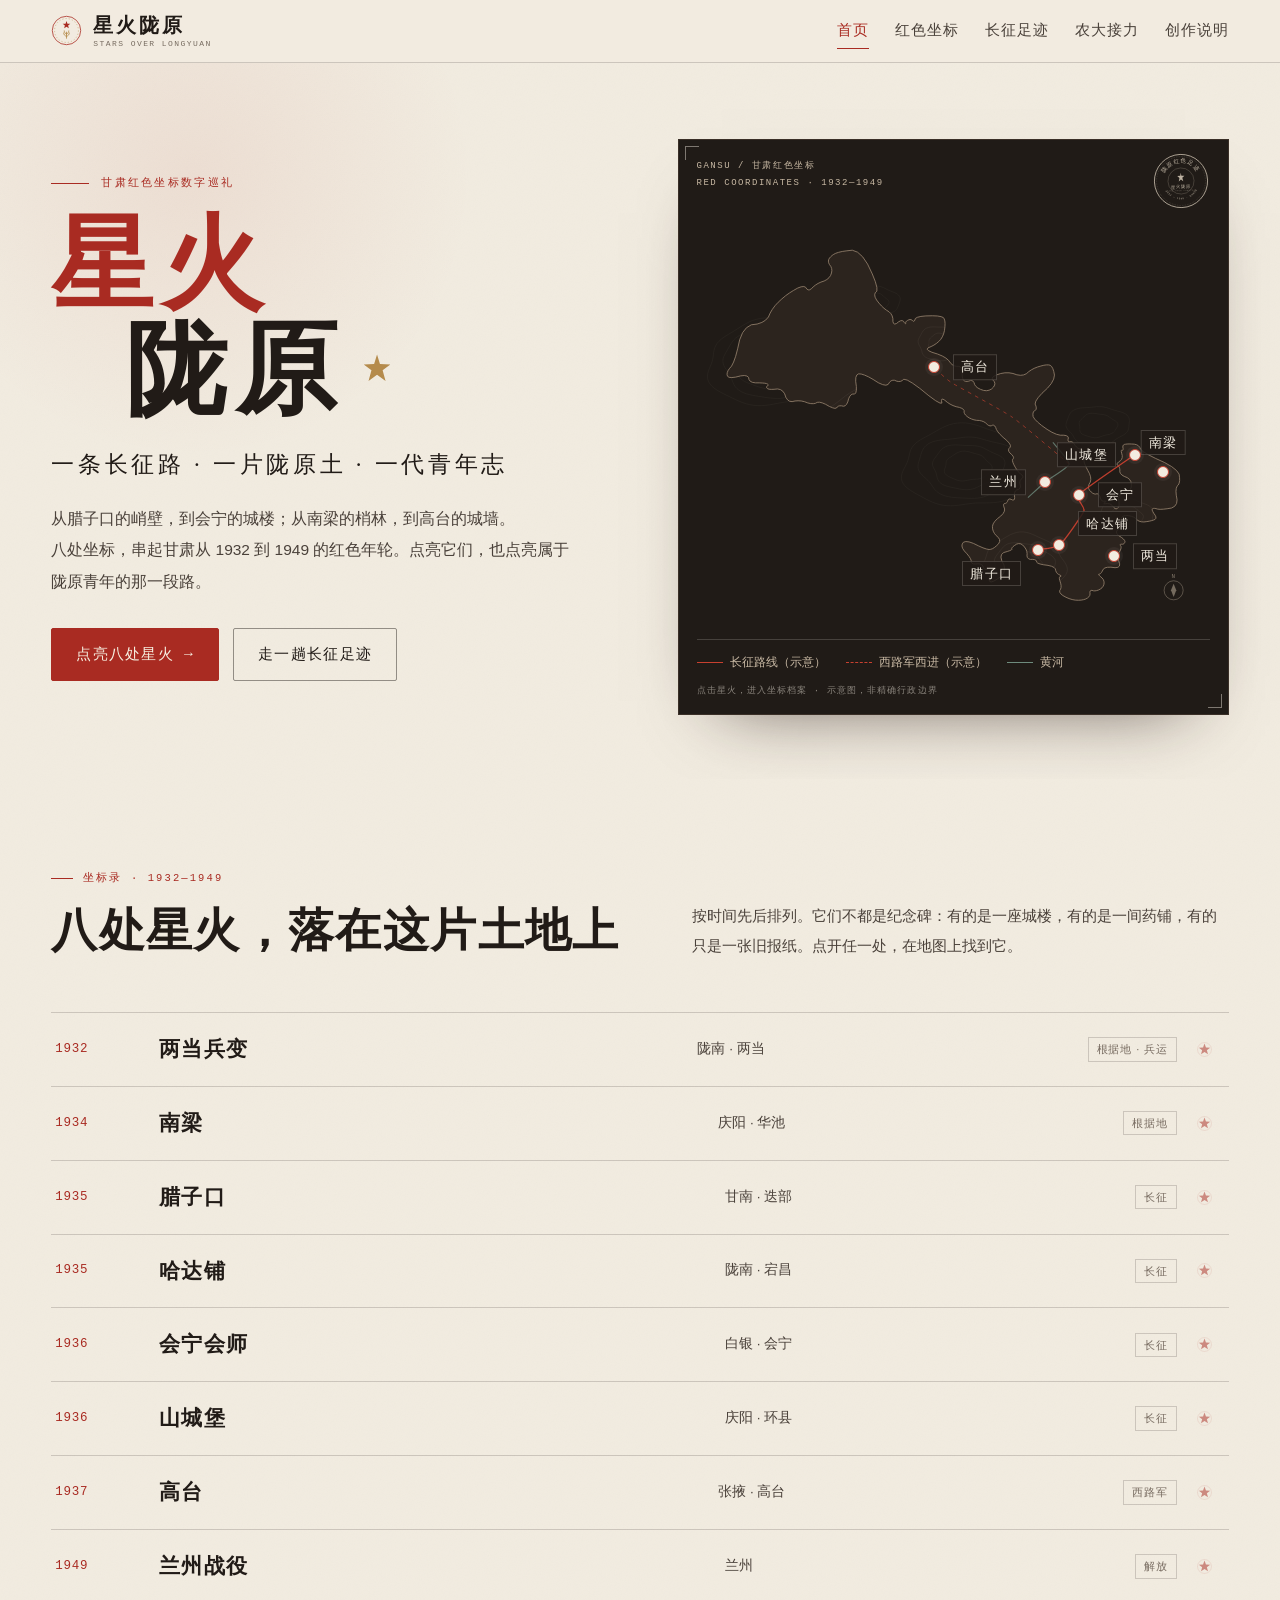
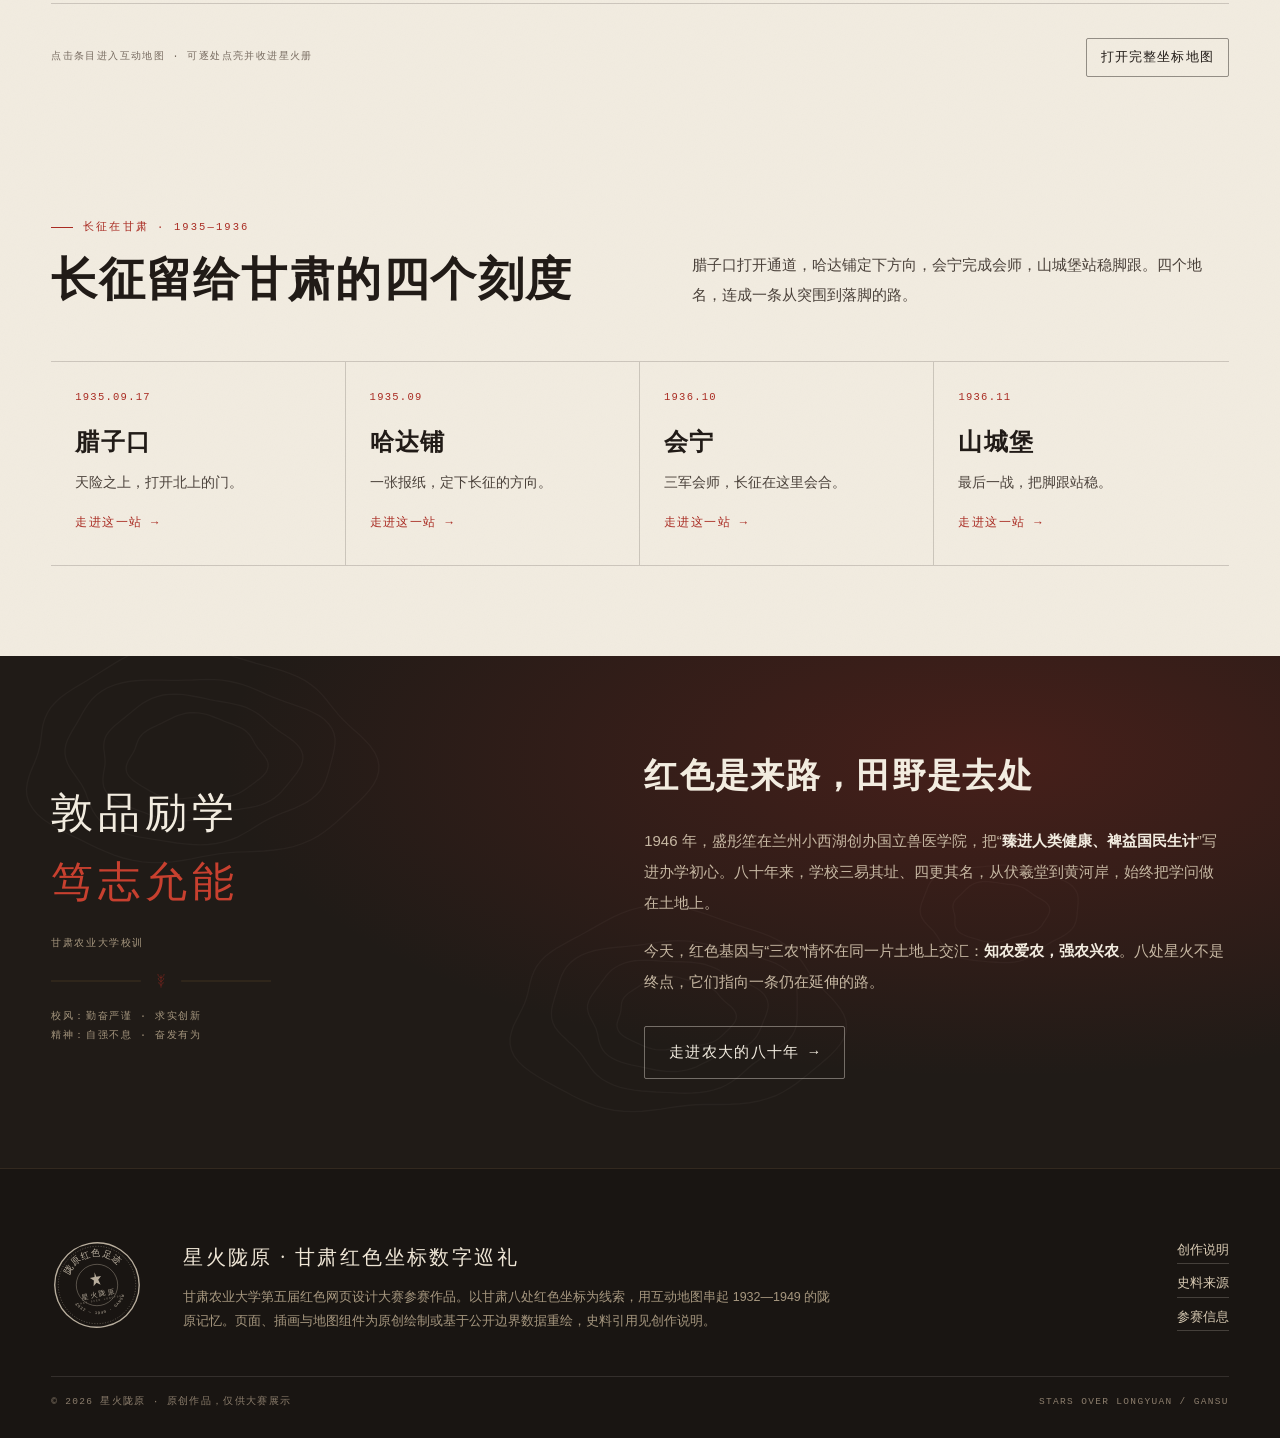
<file: index.html>
<!DOCTYPE html>
<html lang="zh-CN">
<head>
  <meta charset="utf-8">
  <meta name="viewport" content="width=device-width, initial-scale=1">
  <title>星火陇原 · 甘肃红色坐标数字巡礼</title>
  <meta name="description" content="以甘肃八处红色坐标为线索的互动数字巡礼：两当兵变、南梁、腊子口、哈达铺、会宁会师、山城堡、高台、兰州战役。甘肃农业大学第五届红色网页设计大赛参赛作品。">
  <meta name="theme-color" content="#a92b22">
  <script>document.documentElement.classList.add('has-js');</script>
  <link rel="icon" href="images/emblem.svg" type="image/svg+xml">
  <link rel="stylesheet" href="css/style.css">
</head>
<body>
  <a class="skip-link" href="#main">跳到主要内容</a>

  <header class="site-head">
    <div class="wrap site-head__inner">
      <a class="brand" href="index.html" aria-label="星火陇原首页">
        <img src="images/emblem.svg" alt="">
        <span class="brand__text">
          <span class="brand__name">星火陇原</span>
          <span class="brand__sub">STARS OVER LONGYUAN</span>
        </span>
      </a>
      <nav class="site-nav" aria-label="主导航">
        <a href="index.html" class="is-active" aria-current="page">首页</a>
        <a href="pages/landmarks.html">红色坐标</a>
        <a href="pages/march.html">长征足迹</a>
        <a href="pages/agnu.html">农大接力</a>
        <a href="pages/about.html">创作说明</a>
      </nav>
    </div>
  </header>

  <main id="main">
    <section class="hero">
      <div class="wrap hero__grid">
        <div class="hero__copy">
          <p class="hero__eyebrow">甘肃红色坐标数字巡礼</p>
          <h1 class="hero__title">
            <span class="hero__title-line hero__title-line--red">星火</span>
            <span class="hero__title-line hero__title-line--indent">陇原<span class="hero__title-star" aria-hidden="true"></span></span>
          </h1>
          <p class="hero__sub">一条长征路 · 一片陇原土 · 一代青年志</p>
          <p class="hero__lead">从腊子口的峭壁，到会宁的城楼；从南梁的梢林，到高台的城墙。<span class="nowrap">八处坐标</span>，串起甘肃从 1932 到 1949 的红色年轮。点亮它们，也点亮属于陇原青年的那一段路。</p>
          <div class="hero__actions">
            <a class="btn btn--red" href="#coordinates">点亮八处星火 <span class="btn__arrow">→</span></a>
            <a class="btn btn--ghost" href="pages/march.html">走一趟长征足迹</a>
          </div>
        </div>

        <div class="hero__map">
          <div class="map-shell">
            <div class="map-head">
              <div class="map-head__label">GANSU / 甘肃红色坐标<br>RED COORDINATES · 1932—1949</div>
              <img class="map-head__stamp" src="images/stamp-light.svg" alt="" aria-hidden="true">
            </div>
            <div class="map-stage" id="heroMap">
              <noscript><img class="map-fallback" src="images/gansu-map.svg" alt="甘肃红色坐标示意图：八处坐标分布在河西、陇中、陇东与陇南"></noscript>
            </div>
            <div class="map-legend">
              <span class="legend-item"><span class="legend-line"></span>长征路线（示意）</span>
              <span class="legend-item"><span class="legend-line legend-line--dashed"></span>西路军西进（示意）</span>
              <span class="legend-item"><span class="legend-line legend-line--river"></span>黄河</span>
            </div>
            <p class="map-footnote">点击星火，进入坐标档案 · 示意图，非精确行政边界</p>
          </div>
        </div>
      </div>
    </section>

    <section class="section" id="coordinates">
      <div class="wrap">
        <header class="section-head reveal">
          <div>
            <p class="kicker">坐标录 · 1932—1949</p>
            <h2>八处星火，落在这片土地上</h2>
          </div>
          <p class="section-intro">按时间先后排列。它们不都是纪念碑：有的是一座城楼，有的是一间药铺，有的只是一张旧报纸。点开任一处，在地图上找到它。</p>
        </header>

        <ol class="coord-list">
          <li><a class="coord-row reveal" href="pages/landmarks.html#liangdang">
            <span class="coord-row__year">1932</span>
            <span class="coord-row__name">两当兵变</span>
            <span class="coord-row__place">陇南 · 两当</span>
            <span class="coord-row__tag">根据地 · 兵运</span>
            <img class="coord-row__star" src="images/star-marker.svg" alt="">
          </a></li>
          <li><a class="coord-row reveal" href="pages/landmarks.html#nanliang">
            <span class="coord-row__year">1934</span>
            <span class="coord-row__name">南梁</span>
            <span class="coord-row__place">庆阳 · 华池</span>
            <span class="coord-row__tag">根据地</span>
            <img class="coord-row__star" src="images/star-marker.svg" alt="">
          </a></li>
          <li><a class="coord-row reveal" href="pages/landmarks.html#lazikou">
            <span class="coord-row__year">1935</span>
            <span class="coord-row__name">腊子口</span>
            <span class="coord-row__place">甘南 · 迭部</span>
            <span class="coord-row__tag">长征</span>
            <img class="coord-row__star" src="images/star-marker.svg" alt="">
          </a></li>
          <li><a class="coord-row reveal" href="pages/landmarks.html#hadapu">
            <span class="coord-row__year">1935</span>
            <span class="coord-row__name">哈达铺</span>
            <span class="coord-row__place">陇南 · 宕昌</span>
            <span class="coord-row__tag">长征</span>
            <img class="coord-row__star" src="images/star-marker.svg" alt="">
          </a></li>
          <li><a class="coord-row reveal" href="pages/landmarks.html#huining">
            <span class="coord-row__year">1936</span>
            <span class="coord-row__name">会宁会师</span>
            <span class="coord-row__place">白银 · 会宁</span>
            <span class="coord-row__tag">长征</span>
            <img class="coord-row__star" src="images/star-marker.svg" alt="">
          </a></li>
          <li><a class="coord-row reveal" href="pages/landmarks.html#shanchengbao">
            <span class="coord-row__year">1936</span>
            <span class="coord-row__name">山城堡</span>
            <span class="coord-row__place">庆阳 · 环县</span>
            <span class="coord-row__tag">长征</span>
            <img class="coord-row__star" src="images/star-marker.svg" alt="">
          </a></li>
          <li><a class="coord-row reveal" href="pages/landmarks.html#gaotai">
            <span class="coord-row__year">1937</span>
            <span class="coord-row__name">高台</span>
            <span class="coord-row__place">张掖 · 高台</span>
            <span class="coord-row__tag">西路军</span>
            <img class="coord-row__star" src="images/star-marker.svg" alt="">
          </a></li>
          <li><a class="coord-row reveal" href="pages/landmarks.html#lanzhou">
            <span class="coord-row__year">1949</span>
            <span class="coord-row__name">兰州战役</span>
            <span class="coord-row__place">兰州</span>
            <span class="coord-row__tag">解放</span>
            <img class="coord-row__star" src="images/star-marker.svg" alt="">
          </a></li>
        </ol>

        <div class="section-foot reveal">
          <p class="note">点击条目进入互动地图 · 可逐处点亮并收进星火册</p>
          <a class="btn btn--ghost btn--small" href="pages/landmarks.html">打开完整坐标地图</a>
        </div>
      </div>
    </section>

    <section class="section section--tight">
      <div class="wrap">
        <header class="section-head reveal">
          <div>
            <p class="kicker">长征在甘肃 · 1935—1936</p>
            <h2>长征留给甘肃的四个刻度</h2>
          </div>
          <p class="section-intro">腊子口打开通道，哈达铺定下方向，会宁完成会师，山城堡站稳脚跟。四个地名，连成一条从突围到落脚的路。</p>
        </header>

        <div class="march-strip reveal">
          <a class="march-card" href="pages/march.html#lazikou">
            <span class="march-card__date">1935.09.17</span>
            <span class="march-card__name">腊子口</span>
            <p class="march-card__note">天险之上，打开北上的门。</p>
            <span class="march-card__arrow">走进这一站 →</span>
          </a>
          <a class="march-card" href="pages/march.html#hadapu">
            <span class="march-card__date">1935.09</span>
            <span class="march-card__name">哈达铺</span>
            <p class="march-card__note">一张报纸，定下长征的方向。</p>
            <span class="march-card__arrow">走进这一站 →</span>
          </a>
          <a class="march-card" href="pages/march.html#huining">
            <span class="march-card__date">1936.10</span>
            <span class="march-card__name">会宁</span>
            <p class="march-card__note">三军会师，长征在这里会合。</p>
            <span class="march-card__arrow">走进这一站 →</span>
          </a>
          <a class="march-card" href="pages/march.html#shanchengbao">
            <span class="march-card__date">1936.11</span>
            <span class="march-card__name">山城堡</span>
            <p class="march-card__note">最后一战，把脚跟站稳。</p>
            <span class="march-card__arrow">走进这一站 →</span>
          </a>
        </div>
      </div>
    </section>

    <section class="bridge">
      <div class="wrap bridge__grid">
        <div class="reveal">
          <p class="bridge__quote">敦品励学<br><em>笃志允能</em></p>
          <p class="bridge__source">甘肃农业大学校训</p>
          <img class="bridge__divider" src="images/wheat-divider.svg" alt="">
          <p class="bridge__source">校风：勤奋严谨 · 求实创新<br>精神：自强不息 · 奋发有为</p>
        </div>
        <div class="reveal">
          <h2 class="bridge__title">红色是来路，田野是去处</h2>
          <p class="bridge__body">1946 年，盛彤笙在兰州小西湖创办国立兽医学院，把“<strong>臻进人类健康、裨益国民生计</strong>”写进办学初心。八十年来，学校三易其址、四更其名，从伏羲堂到黄河岸，始终把学问做在土地上。</p>
          <p class="bridge__body">今天，红色基因与“三农”情怀在同一片土地上交汇：<strong>知农爱农，强农兴农</strong>。八处星火不是终点，它们指向一条仍在延伸的路。</p>
          <div class="bridge__actions">
            <a class="btn btn--ghost" href="pages/agnu.html">走进农大的八十年 <span class="btn__arrow">→</span></a>
          </div>
        </div>
      </div>
    </section>
  </main>

  <footer class="site-foot">
    <div class="wrap">
      <div class="foot-grid">
        <img class="foot-stamp" src="images/stamp-light.svg" alt="" aria-hidden="true">
        <div>
          <p class="foot-title">星火陇原 · 甘肃红色坐标数字巡礼</p>
          <p class="foot-note">甘肃农业大学第五届红色网页设计大赛参赛作品。以甘肃八处红色坐标为线索，用互动地图串起 1932—1949 的陇原记忆。页面、插画与地图组件为原创绘制或基于公开边界数据重绘，史料引用见创作说明。</p>
        </div>
        <nav class="foot-links" aria-label="页脚导航">
          <a href="pages/about.html">创作说明</a>
          <a href="pages/about.html#sources">史料来源</a>
          <a href="pages/about.html#team">参赛信息</a>
        </nav>
      </div>
      <div class="foot-bottom">
        <span>© 2026 星火陇原 · 原创作品，仅供大赛展示</span>
        <span>STARS OVER LONGYUAN / GANSU</span>
      </div>
    </div>
  </footer>

  <script src="js/data.js"></script>
  <script src="js/main.js"></script>
  <script src="js/map.js"></script>
</body>
</html>
</file>
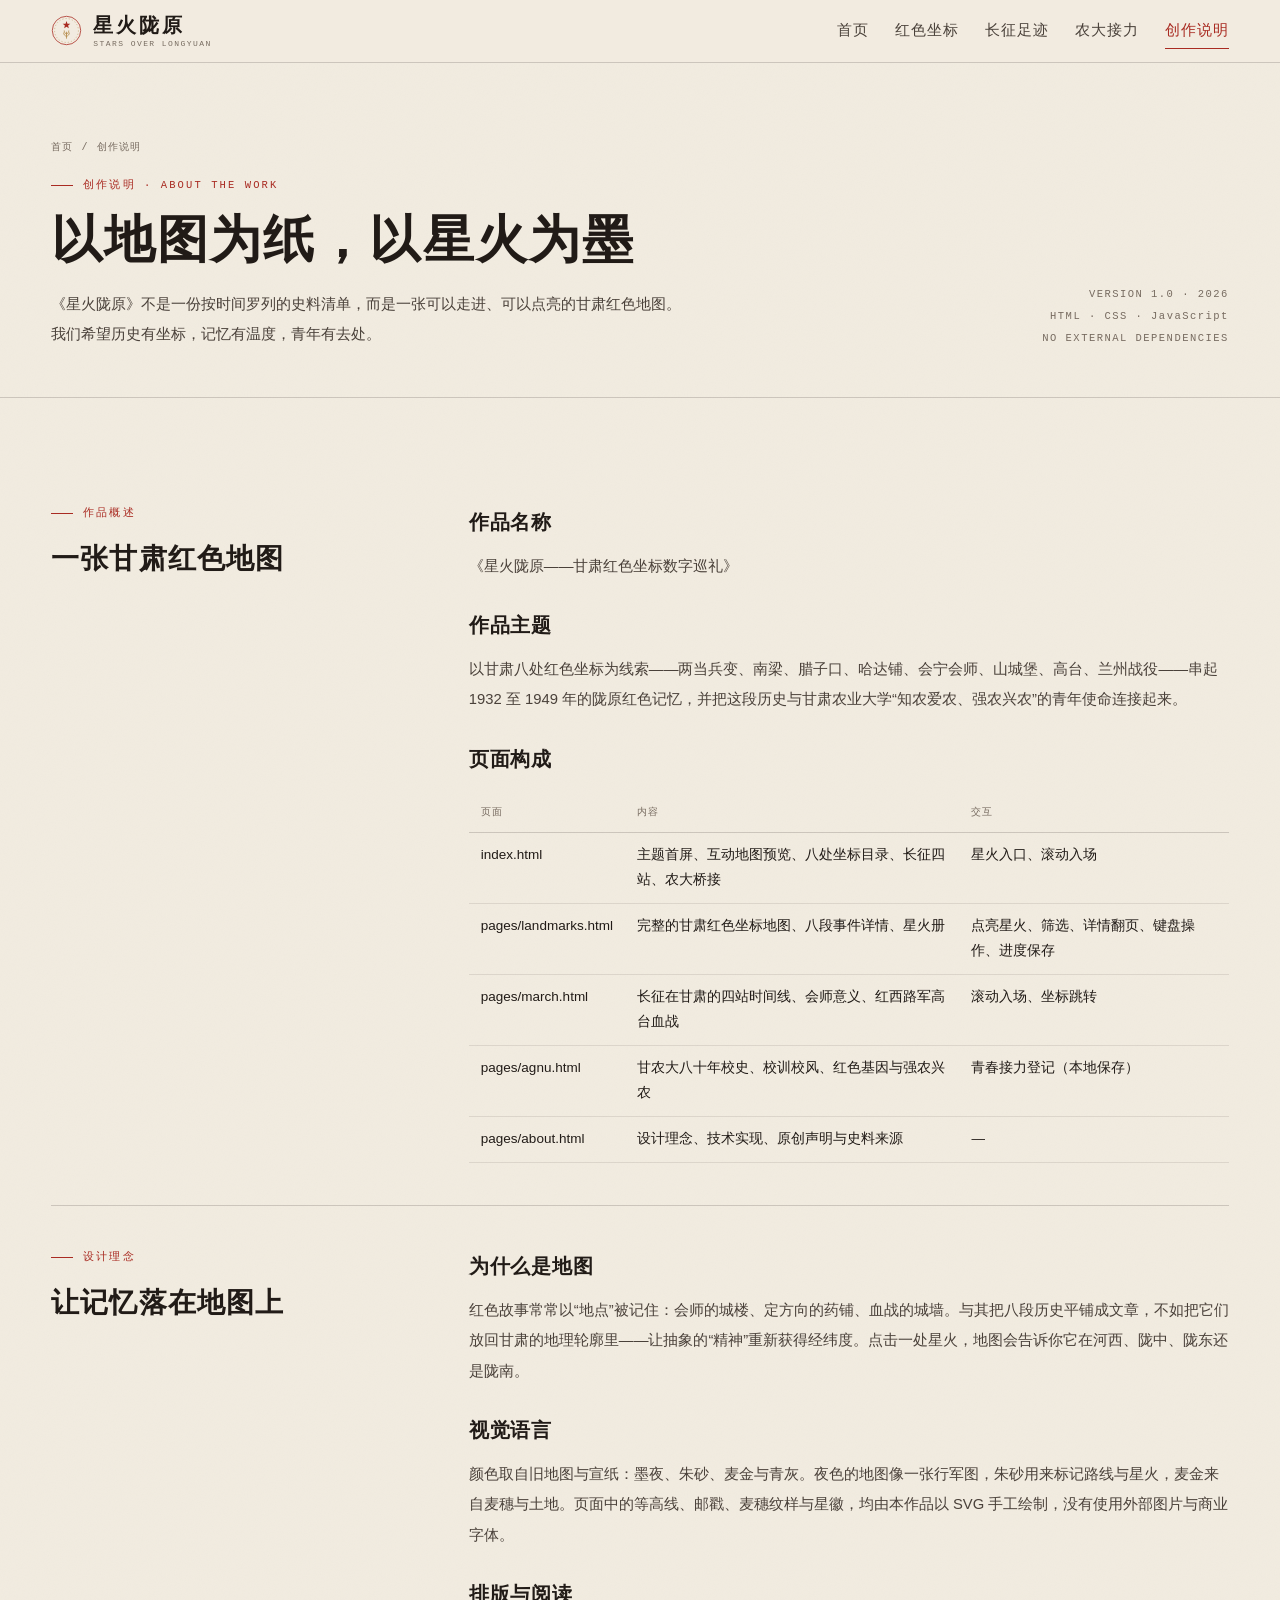
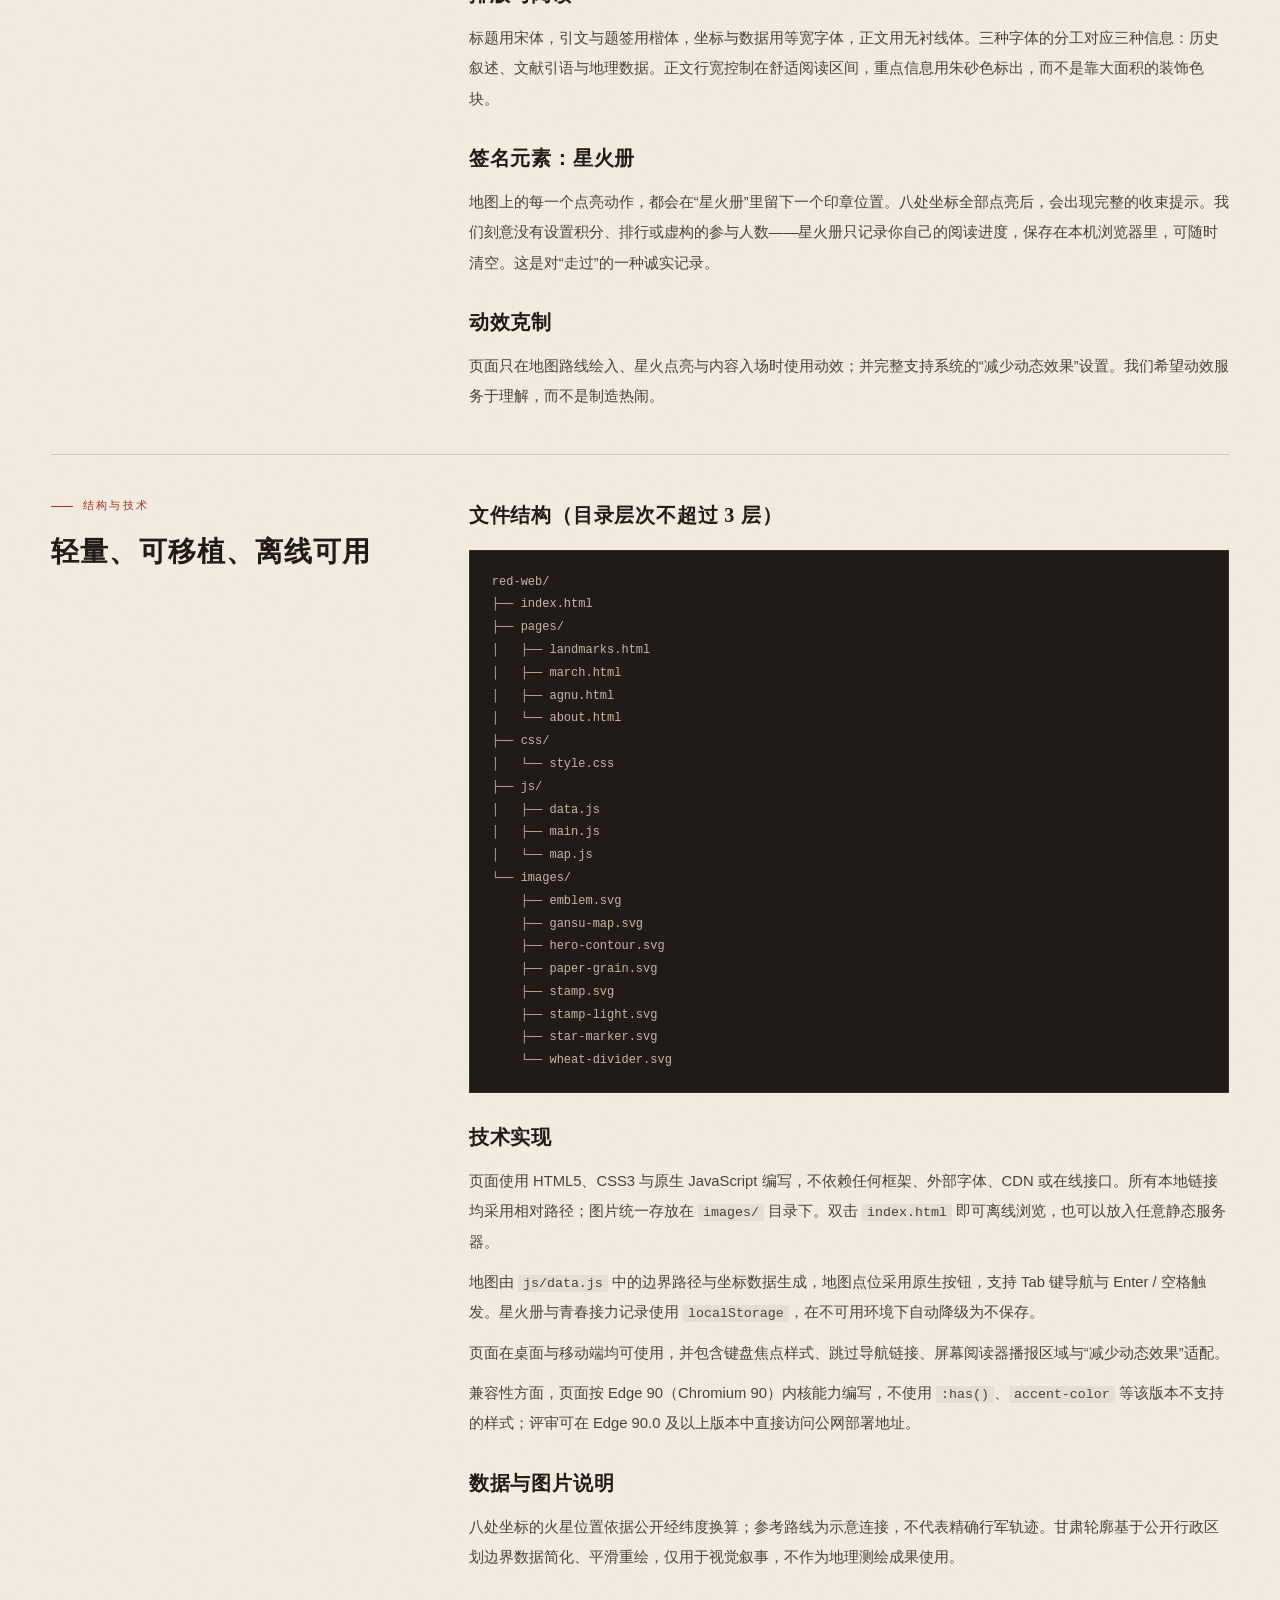
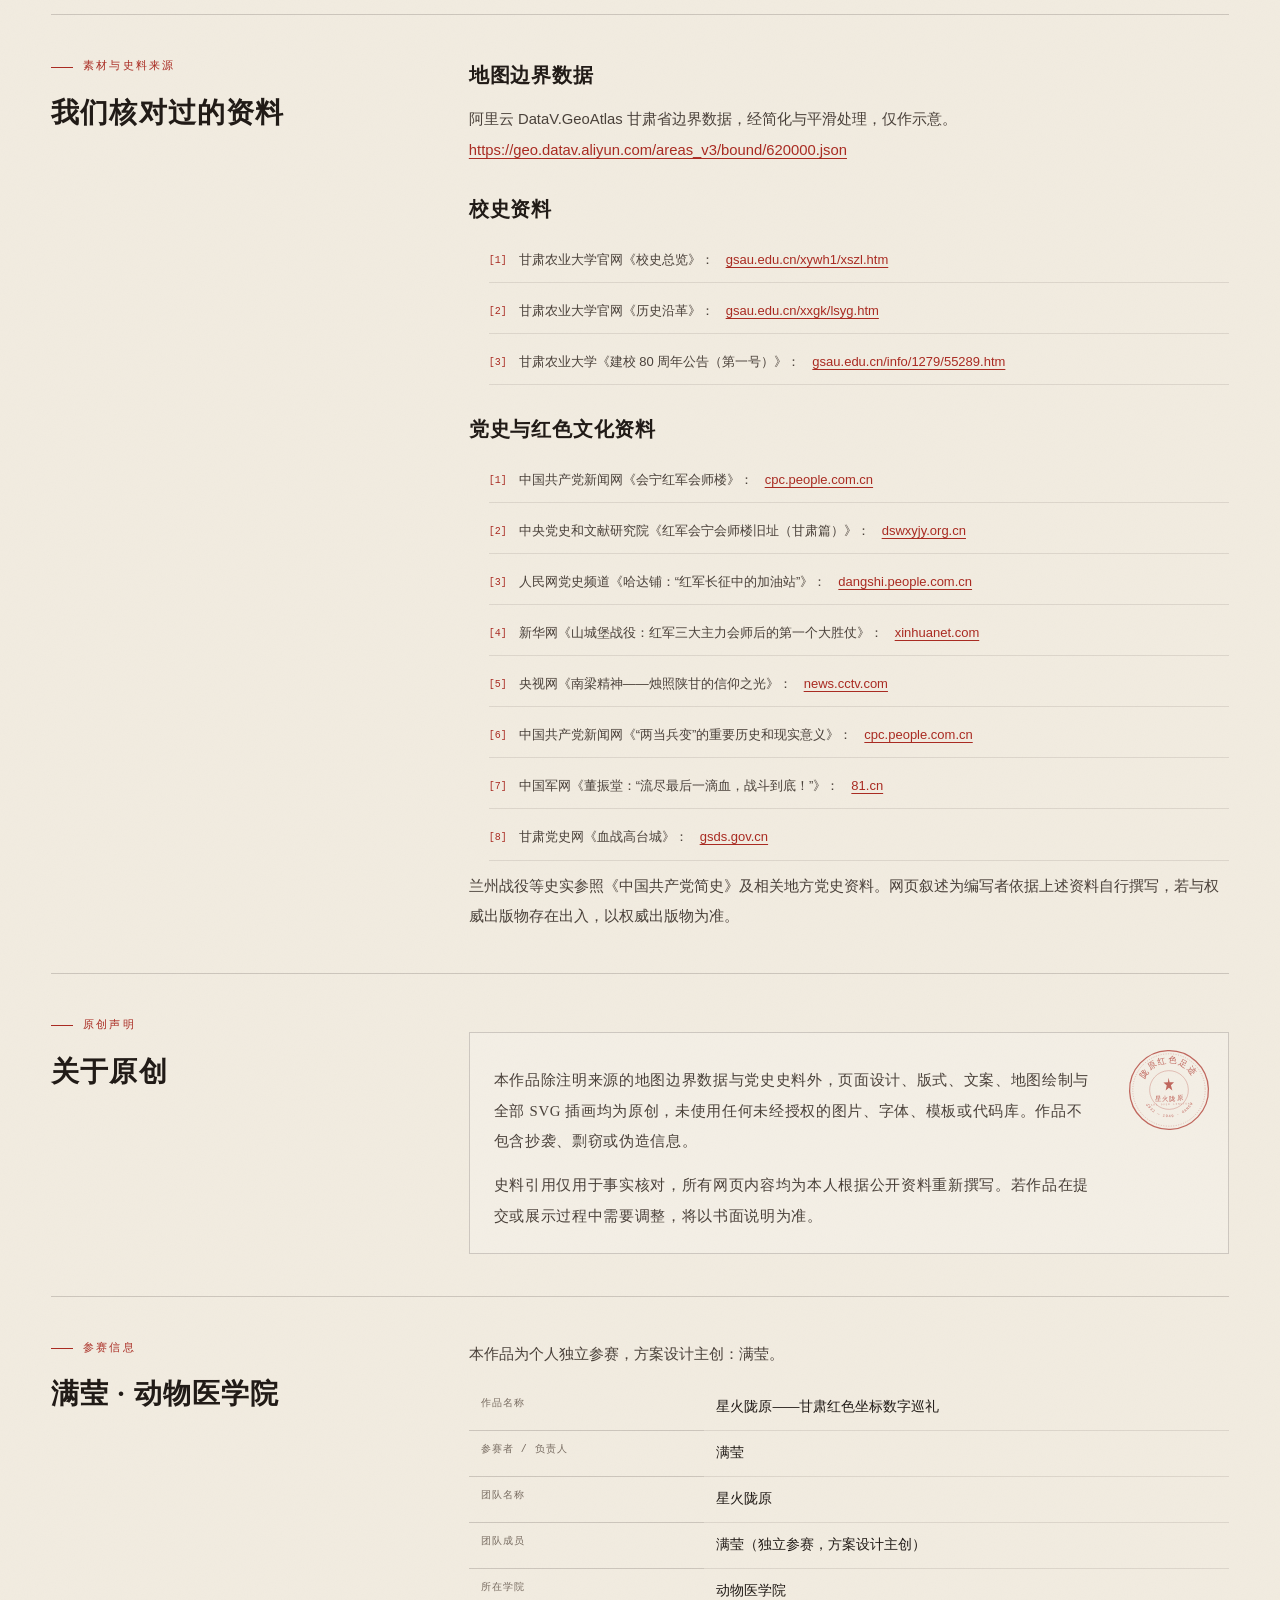
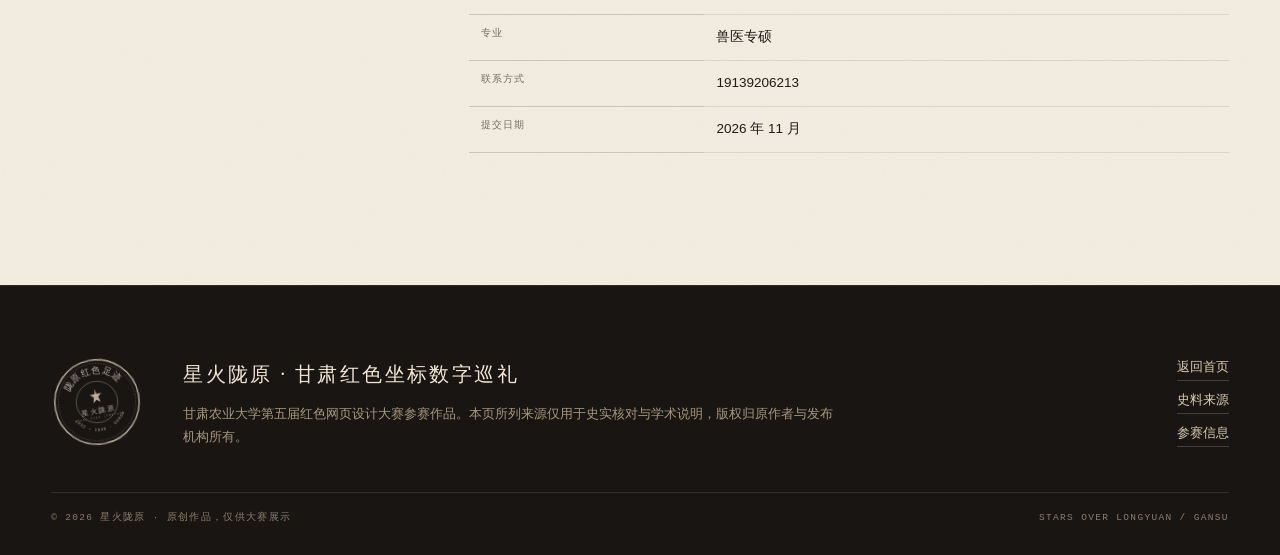
<file: pages/about.html>
<!DOCTYPE html>
<html lang="zh-CN">
<head>
  <meta charset="utf-8">
  <meta name="viewport" content="width=device-width, initial-scale=1">
  <title>创作说明 · 星火陇原</title>
  <meta name="description" content="《星火陇原》创作说明：设计理念、页面结构、技术实现、原创声明与史料来源。">
  <meta name="theme-color" content="#a92b22">
  <script>document.documentElement.classList.add('has-js');</script>
  <link rel="icon" href="../images/emblem.svg" type="image/svg+xml">
  <link rel="stylesheet" href="../css/style.css">
</head>
<body>
  <a class="skip-link" href="#main">跳到主要内容</a>

  <header class="site-head">
    <div class="wrap site-head__inner">
      <a class="brand" href="../index.html" aria-label="星火陇原首页">
        <img src="../images/emblem.svg" alt="">
        <span class="brand__text">
          <span class="brand__name">星火陇原</span>
          <span class="brand__sub">STARS OVER LONGYUAN</span>
        </span>
      </a>
      <nav class="site-nav" aria-label="主导航">
        <a href="../index.html">首页</a>
        <a href="landmarks.html">红色坐标</a>
        <a href="march.html">长征足迹</a>
        <a href="agnu.html">农大接力</a>
        <a href="about.html" class="is-active" aria-current="page">创作说明</a>
      </nav>
    </div>
  </header>

  <main id="main">
    <section class="page-hero">
      <div class="wrap">
        <nav class="breadcrumb" aria-label="面包屑">
          <a href="../index.html">首页</a><span>/</span><span>创作说明</span>
        </nav>
        <div class="page-hero__grid">
          <div>
            <p class="kicker">创作说明 · ABOUT THE WORK</p>
            <h1>以地图为纸，以星火为墨</h1>
            <p class="page-hero__lead">《星火陇原》不是一份按时间罗列的史料清单，而是一张可以走进、可以点亮的甘肃红色地图。我们希望历史有坐标，记忆有温度，青年有去处。</p>
          </div>
          <div class="page-hero__side">
            <div>VERSION 1.0 · 2026</div>
            <div>HTML · CSS · JavaScript</div>
            <div>NO EXTERNAL DEPENDENCIES</div>
          </div>
        </div>
      </div>
    </section>

    <section class="about-page">
      <div class="wrap">
        <div class="about-grid" id="work">
          <div class="about-grid__side">
            <p class="kicker">作品概述</p>
            <h2>一张甘肃红色地图</h2>
          </div>
          <div class="about-grid__body">
            <h3>作品名称</h3>
            <p>《星火陇原——甘肃红色坐标数字巡礼》</p>

            <h3>作品主题</h3>
            <p>以甘肃八处红色坐标为线索——两当兵变、南梁、腊子口、哈达铺、会宁会师、山城堡、高台、兰州战役——串起 1932 至 1949 年的陇原红色记忆，并把这段历史与甘肃农业大学“知农爱农、强农兴农”的青年使命连接起来。</p>

            <h3>页面构成</h3>
            <table class="table">
              <thead>
                <tr><th>页面</th><th>内容</th><th>交互</th></tr>
              </thead>
              <tbody>
                <tr><td>index.html</td><td>主题首屏、互动地图预览、八处坐标目录、长征四站、农大桥接</td><td>星火入口、滚动入场</td></tr>
                <tr><td>pages/landmarks.html</td><td>完整的甘肃红色坐标地图、八段事件详情、星火册</td><td>点亮星火、筛选、详情翻页、键盘操作、进度保存</td></tr>
                <tr><td>pages/march.html</td><td>长征在甘肃的四站时间线、会师意义、红西路军高台血战</td><td>滚动入场、坐标跳转</td></tr>
                <tr><td>pages/agnu.html</td><td>甘农大八十年校史、校训校风、红色基因与强农兴农</td><td>青春接力登记（本地保存）</td></tr>
                <tr><td>pages/about.html</td><td>设计理念、技术实现、原创声明与史料来源</td><td>—</td></tr>
              </tbody>
            </table>
          </div>
        </div>

        <div class="about-grid" id="design">
          <div class="about-grid__side">
            <p class="kicker">设计理念</p>
            <h2>让记忆落在地图上</h2>
          </div>
          <div class="about-grid__body">
            <h3>为什么是地图</h3>
            <p>红色故事常常以“地点”被记住：会师的城楼、定方向的药铺、血战的城墙。与其把八段历史平铺成文章，不如把它们放回甘肃的地理轮廓里——让抽象的“精神”重新获得经纬度。点击一处星火，地图会告诉你它在河西、陇中、陇东还是陇南。</p>

            <h3>视觉语言</h3>
            <p>颜色取自旧地图与宣纸：墨夜、朱砂、麦金与青灰。夜色的地图像一张行军图，朱砂用来标记路线与星火，麦金来自麦穗与土地。页面中的等高线、邮戳、麦穗纹样与星徽，均由本作品以 SVG 手工绘制，没有使用外部图片与商业字体。</p>

            <h3>排版与阅读</h3>
            <p>标题用宋体，引文与题签用楷体，坐标与数据用等宽字体，正文用无衬线体。三种字体的分工对应三种信息：历史叙述、文献引语与地理数据。正文行宽控制在舒适阅读区间，重点信息用朱砂色标出，而不是靠大面积的装饰色块。</p>

            <h3>签名元素：星火册</h3>
            <p>地图上的每一个点亮动作，都会在“星火册”里留下一个印章位置。八处坐标全部点亮后，会出现完整的收束提示。我们刻意没有设置积分、排行或虚构的参与人数——星火册只记录你自己的阅读进度，保存在本机浏览器里，可随时清空。这是对“走过”的一种诚实记录。</p>

            <h3>动效克制</h3>
            <p>页面只在地图路线绘入、星火点亮与内容入场时使用动效；并完整支持系统的“减少动态效果”设置。我们希望动效服务于理解，而不是制造热闹。</p>
          </div>
        </div>

        <div class="about-grid" id="tech">
          <div class="about-grid__side">
            <p class="kicker">结构与技术</p>
            <h2>轻量、可移植、离线可用</h2>
          </div>
          <div class="about-grid__body">
            <h3>文件结构（目录层次不超过 3 层）</h3>
            <pre class="tree">red-web/
├── index.html
├── pages/
│   ├── landmarks.html
│   ├── march.html
│   ├── agnu.html
│   └── about.html
├── css/
│   └── style.css
├── js/
│   ├── data.js
│   ├── main.js
│   └── map.js
└── images/
    ├── emblem.svg
    ├── gansu-map.svg
    ├── hero-contour.svg
    ├── paper-grain.svg
    ├── stamp.svg
    ├── stamp-light.svg
    ├── star-marker.svg
    └── wheat-divider.svg</pre>

            <h3>技术实现</h3>
            <p>页面使用 HTML5、CSS3 与原生 JavaScript 编写，不依赖任何框架、外部字体、CDN 或在线接口。所有本地链接均采用相对路径；图片统一存放在 <code>images/</code> 目录下。双击 <code>index.html</code> 即可离线浏览，也可以放入任意静态服务器。</p>
            <p>地图由 <code>js/data.js</code> 中的边界路径与坐标数据生成，地图点位采用原生按钮，支持 Tab 键导航与 Enter / 空格触发。星火册与青春接力记录使用 <code>localStorage</code>，在不可用环境下自动降级为不保存。</p>
            <p>页面在桌面与移动端均可使用，并包含键盘焦点样式、跳过导航链接、屏幕阅读器播报区域与“减少动态效果”适配。</p>
            <p>兼容性方面，页面按 Edge 90（Chromium 90）内核能力编写，不使用 <code>:has()</code>、<code>accent-color</code> 等该版本不支持的样式；评审可在 Edge 90.0 及以上版本中直接访问公网部署地址。</p>

            <h3>数据与图片说明</h3>
            <p>八处坐标的火星位置依据公开经纬度换算；参考路线为示意连接，不代表精确行军轨迹。甘肃轮廓基于公开行政区划边界数据简化、平滑重绘，仅用于视觉叙事，不作为地理测绘成果使用。</p>
          </div>
        </div>

        <div class="about-grid" id="sources">
          <div class="about-grid__side">
            <p class="kicker">素材与史料来源</p>
            <h2>我们核对过的资料</h2>
          </div>
          <div class="about-grid__body">
            <h3>地图边界数据</h3>
            <p>阿里云 DataV.GeoAtlas 甘肃省边界数据，经简化与平滑处理，仅作示意。<br>
              <a href="https://geo.datav.aliyun.com/areas_v3/bound/620000.json" target="_blank" rel="noopener">https://geo.datav.aliyun.com/areas_v3/bound/620000.json</a>
            </p>

            <h3>校史资料</h3>
            <ul class="source-list">
              <li>甘肃农业大学官网《校史总览》：<a href="https://www.gsau.edu.cn/xywh1/xszl.htm" target="_blank" rel="noopener">gsau.edu.cn/xywh1/xszl.htm</a></li>
              <li>甘肃农业大学官网《历史沿革》：<a href="https://www.gsau.edu.cn/xxgk/lsyg.htm" target="_blank" rel="noopener">gsau.edu.cn/xxgk/lsyg.htm</a></li>
              <li>甘肃农业大学《建校 80 周年公告（第一号）》：<a href="https://www.gsau.edu.cn/info/1279/55289.htm" target="_blank" rel="noopener">gsau.edu.cn/info/1279/55289.htm</a></li>
            </ul>

            <h3>党史与红色文化资料</h3>
            <ul class="source-list">
              <li>中国共产党新闻网《会宁红军会师楼》：<a href="http://cpc.people.com.cn/GB/64176/64180/2523603.html" target="_blank" rel="noopener">cpc.people.com.cn</a></li>
              <li>中央党史和文献研究院《红军会宁会师楼旧址（甘肃篇）》：<a href="https://www.dswxyjy.org.cn/n/2013/0407/c222137-21044909.html" target="_blank" rel="noopener">dswxyjy.org.cn</a></li>
              <li>人民网党史频道《哈达铺：“红军长征中的加油站”》：<a href="http://dangshi.people.com.cn/n/2012/1203/c85037-19776450.html" target="_blank" rel="noopener">dangshi.people.com.cn</a></li>
              <li>新华网《山城堡战役：红军三大主力会师后的第一个大胜仗》：<a href="https://www.xinhuanet.com/politics/2017-08/05/c_1121436051.htm" target="_blank" rel="noopener">xinhuanet.com</a></li>
              <li>央视网《南梁精神——烛照陕甘的信仰之光》：<a href="https://news.cctv.com/2025/09/19/ARTINBOQOoIntN5t0Vrn85hr250919.shtml" target="_blank" rel="noopener">news.cctv.com</a></li>
              <li>中国共产党新闻网《“两当兵变”的重要历史和现实意义》：<a href="https://cpc.people.com.cn/n1/2022/0720/c443712-32480427.html" target="_blank" rel="noopener">cpc.people.com.cn</a></li>
              <li>中国军网《董振堂：“流尽最后一滴血，战斗到底！”》：<a href="http://www.81.cn/yl_208589/16388609.html" target="_blank" rel="noopener">81.cn</a></li>
              <li>甘肃党史网《血战高台城》：<a href="http://gsds.gov.cn/dangshixuanchuan/longyuanhonggushi/20200518/160841119ae88e.htm" target="_blank" rel="noopener">gsds.gov.cn</a></li>
            </ul>
            <p>兰州战役等史实参照《中国共产党简史》及相关地方党史资料。网页叙述为编写者依据上述资料自行撰写，若与权威出版物存在出入，以权威出版物为准。</p>
          </div>
        </div>

        <div class="about-grid" id="statement">
          <div class="about-grid__side">
            <p class="kicker">原创声明</p>
            <h2>关于原创</h2>
          </div>
          <div class="about-grid__body">
            <div class="statement">
              <img class="statement-seal" src="../images/stamp.svg" alt="" aria-hidden="true">
              <p>本作品除注明来源的地图边界数据与党史史料外，页面设计、版式、文案、地图绘制与全部 SVG 插画均为原创，未使用任何未经授权的图片、字体、模板或代码库。作品不包含抄袭、剽窃或伪造信息。</p>
              <p style="margin-top:14px">史料引用仅用于事实核对，所有网页内容均为本人根据公开资料重新撰写。若作品在提交或展示过程中需要调整，将以书面说明为准。</p>
            </div>
          </div>
        </div>

        <div class="about-grid" id="team">
          <div class="about-grid__side">
            <p class="kicker">参赛信息</p>
            <h2>满莹 · 动物医学院</h2>
          </div>
          <div class="about-grid__body">
            <p>本作品为个人独立参赛，方案设计主创：满莹。</p>
            <table class="table">
              <tbody>
                <tr><th>作品名称</th><td>星火陇原——甘肃红色坐标数字巡礼</td></tr>
                <tr><th>参赛者 / 负责人</th><td>满莹</td></tr>
                <tr><th>团队名称</th><td>星火陇原</td></tr>
                <tr><th>团队成员</th><td>满莹（独立参赛，方案设计主创）</td></tr>
                <tr><th>所在学院</th><td>动物医学院</td></tr>
                <tr><th>专业</th><td>兽医专硕</td></tr>
                <tr><th>联系方式</th><td>19139206213</td></tr>
                <tr><th>提交日期</th><td>2026 年 11 月</td></tr>
              </tbody>
            </table>
          </div>
        </div>
      </div>
    </section>
  </main>

  <footer class="site-foot">
    <div class="wrap">
      <div class="foot-grid">
        <img class="foot-stamp" src="../images/stamp-light.svg" alt="" aria-hidden="true">
        <div>
          <p class="foot-title">星火陇原 · 甘肃红色坐标数字巡礼</p>
          <p class="foot-note">甘肃农业大学第五届红色网页设计大赛参赛作品。本页所列来源仅用于史实核对与学术说明，版权归原作者与发布机构所有。</p>
        </div>
        <nav class="foot-links" aria-label="页脚导航">
          <a href="../index.html">返回首页</a>
          <a href="#sources">史料来源</a>
          <a href="#team">参赛信息</a>
        </nav>
      </div>
      <div class="foot-bottom">
        <span>© 2026 星火陇原 · 原创作品，仅供大赛展示</span>
        <span>STARS OVER LONGYUAN / GANSU</span>
      </div>
    </div>
  </footer>

  <script src="../js/main.js"></script>
</body>
</html>
</file>
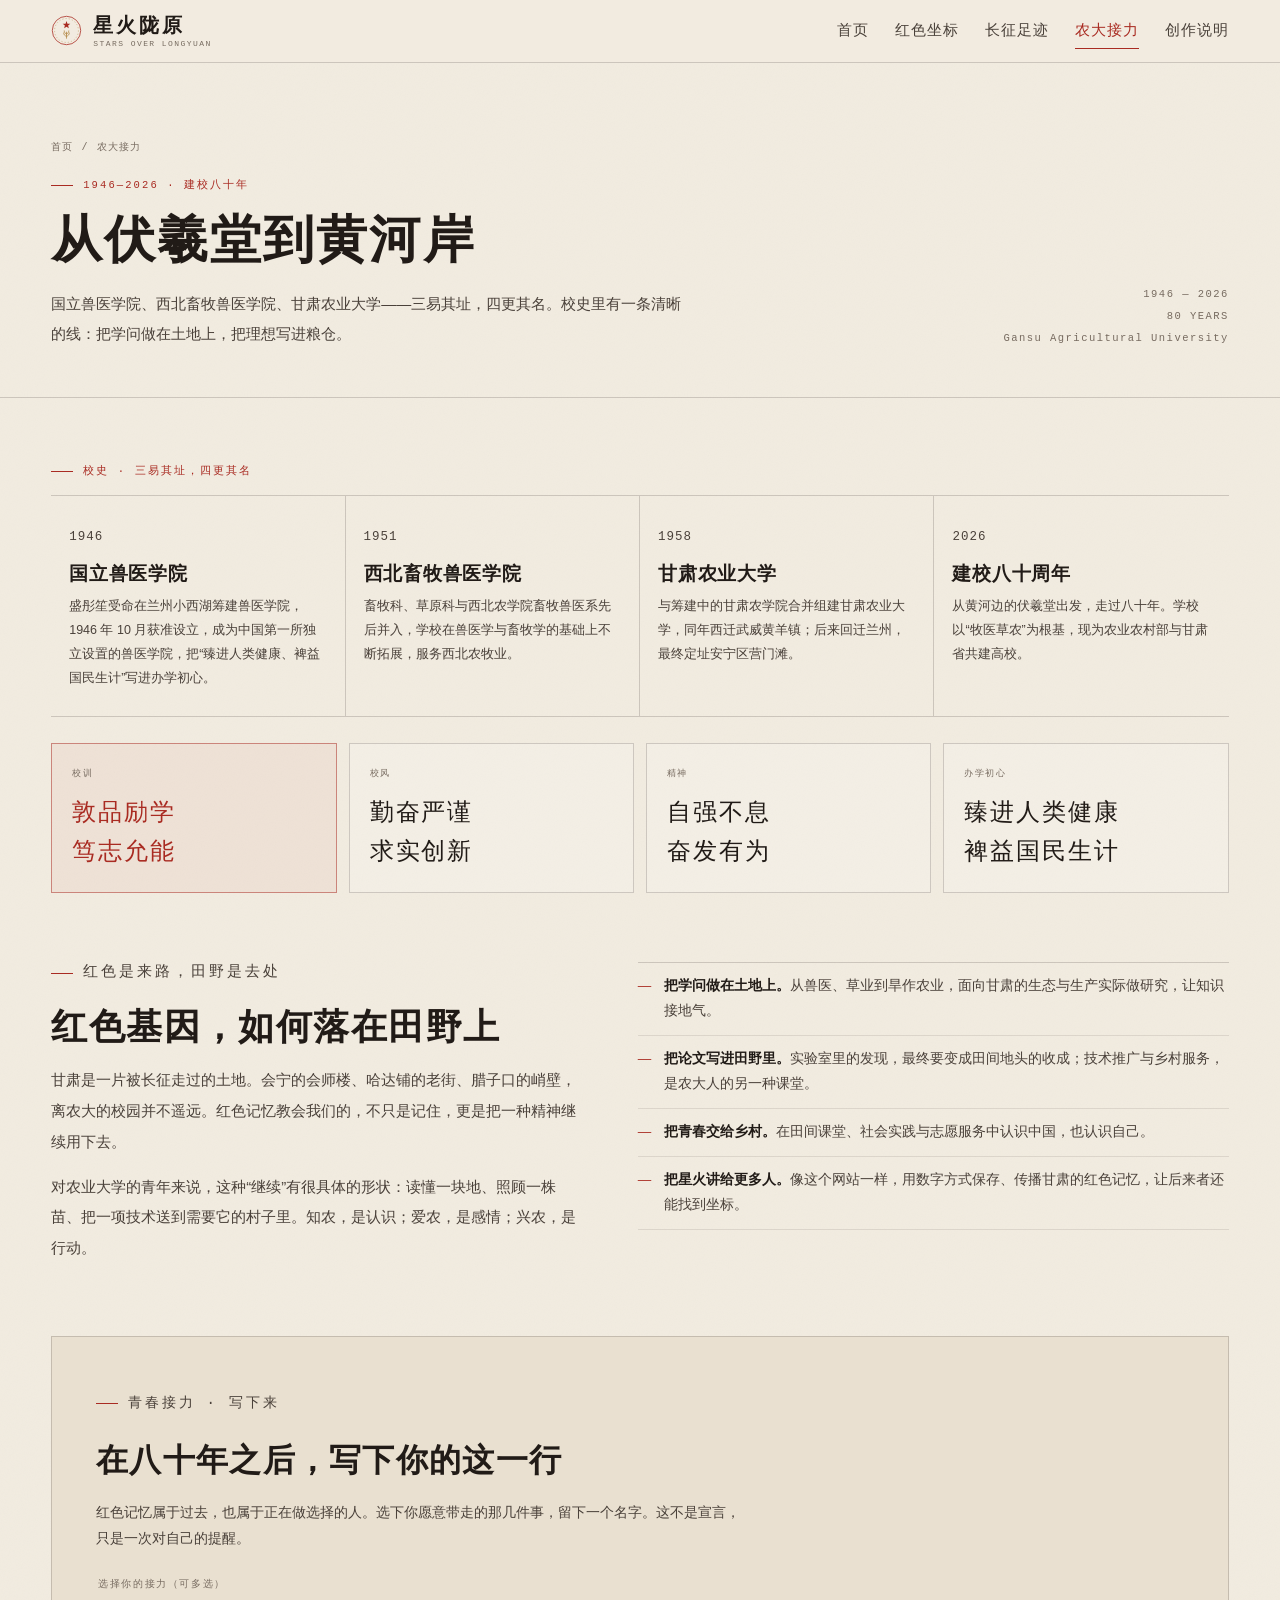
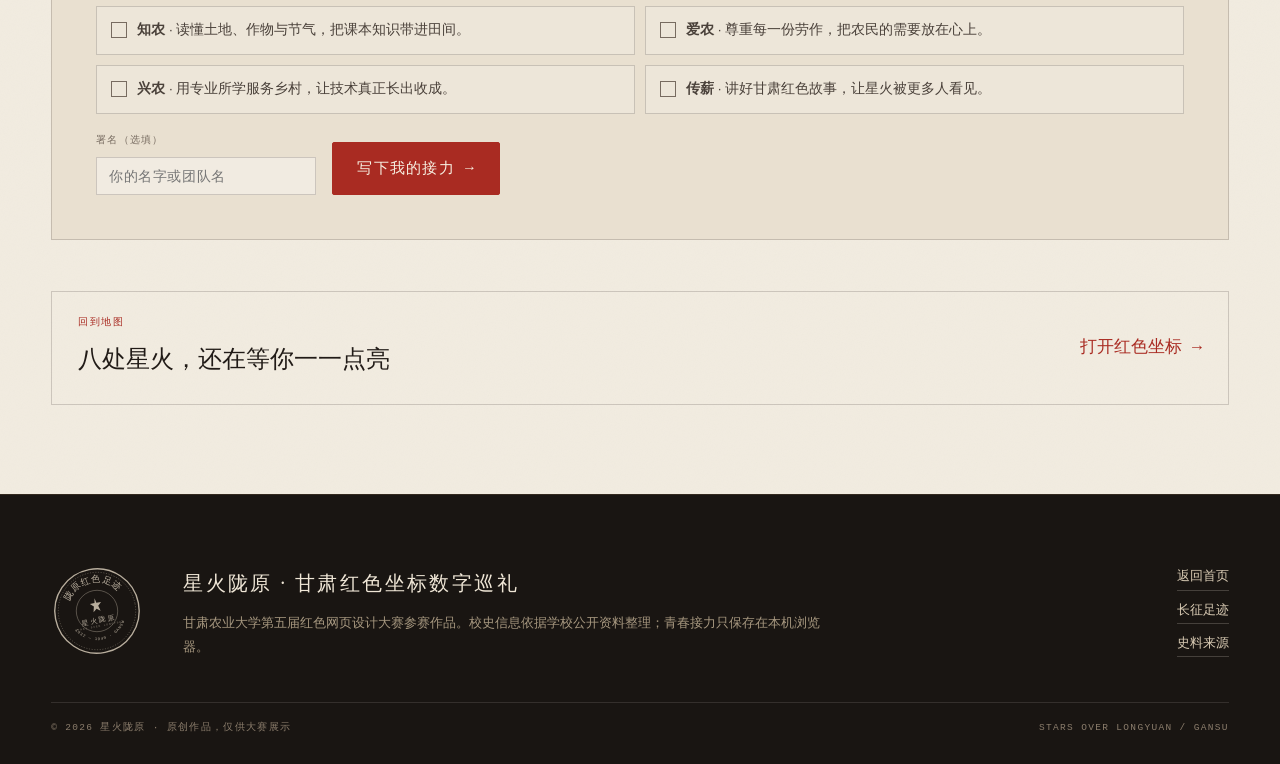
<file: pages/agnu.html>
<!DOCTYPE html>
<html lang="zh-CN">
<head>
  <meta charset="utf-8">
  <meta name="viewport" content="width=device-width, initial-scale=1">
  <title>农大接力 · 星火陇原</title>
  <meta name="description" content="甘肃农业大学八十年校史与红色基因：国立兽医学院、西北畜牧兽医学院、甘肃农业大学；敦品励学、笃志允能；知农爱农，强农兴农。">
  <meta name="theme-color" content="#a92b22">
  <script>document.documentElement.classList.add('has-js');</script>
  <link rel="icon" href="../images/emblem.svg" type="image/svg+xml">
  <link rel="stylesheet" href="../css/style.css">
</head>
<body>
  <a class="skip-link" href="#main">跳到主要内容</a>

  <header class="site-head">
    <div class="wrap site-head__inner">
      <a class="brand" href="../index.html" aria-label="星火陇原首页">
        <img src="../images/emblem.svg" alt="">
        <span class="brand__text">
          <span class="brand__name">星火陇原</span>
          <span class="brand__sub">STARS OVER LONGYUAN</span>
        </span>
      </a>
      <nav class="site-nav" aria-label="主导航">
        <a href="../index.html">首页</a>
        <a href="landmarks.html">红色坐标</a>
        <a href="march.html">长征足迹</a>
        <a href="agnu.html" class="is-active" aria-current="page">农大接力</a>
        <a href="about.html">创作说明</a>
      </nav>
    </div>
  </header>

  <main id="main">
    <section class="page-hero">
      <div class="wrap">
        <nav class="breadcrumb" aria-label="面包屑">
          <a href="../index.html">首页</a><span>/</span><span>农大接力</span>
        </nav>
        <div class="page-hero__grid">
          <div>
            <p class="kicker">1946—2026 · 建校八十年</p>
            <h1>从伏羲堂到黄河岸</h1>
            <p class="page-hero__lead">国立兽医学院、西北畜牧兽医学院、甘肃农业大学——三易其址，四更其名。校史里有一条<span class="nowrap">清晰</span>的线：把学问做在土地上，把理想写进粮仓。</p>
          </div>
          <div class="page-hero__side">
            <div>1946 — 2026</div>
            <div>80 YEARS</div>
            <div>Gansu Agricultural University</div>
          </div>
        </div>
      </div>
    </section>

    <section class="agnu-page">
      <div class="wrap">
        <p class="kicker reveal">校史 · 三易其址，四更其名</p>
        <div class="history-grid reveal">
          <div class="history-item">
            <p class="history-item__year">1946</p>
            <h3>国立兽医学院</h3>
            <p>盛彤笙受命在兰州小西湖筹建兽医学院，1946 年 10 月获准设立，成为中国第一所独立设置的兽医学院，把“臻进人类健康、裨益国民生计”写进办学初心。</p>
          </div>
          <div class="history-item">
            <p class="history-item__year">1951</p>
            <h3>西北畜牧兽医学院</h3>
            <p>畜牧科、草原科与西北农学院畜牧兽医系先后并入，学校在兽医学与畜牧学的基础上不断拓展，服务西北农牧业。</p>
          </div>
          <div class="history-item">
            <p class="history-item__year">1958</p>
            <h3>甘肃农业大学</h3>
            <p>与筹建中的甘肃农学院合并组建甘肃农业大学，同年西迁武威黄羊镇；后来回迁兰州，最终定址安宁区营门滩。</p>
          </div>
          <div class="history-item">
            <p class="history-item__year">2026</p>
            <h3>建校八十周年</h3>
            <p>从黄河边的伏羲堂出发，走过八十年。学校以“牧医草农”为根基，现为农业农村部与甘肃省共建高校。</p>
          </div>
        </div>

        <div class="motto-grid reveal">
          <div class="motto motto--accent">
            <p class="motto__label">校训</p>
            <p class="motto__text">敦品励学<br>笃志允能</p>
          </div>
          <div class="motto">
            <p class="motto__label">校风</p>
            <p class="motto__text">勤奋严谨<br>求实创新</p>
          </div>
          <div class="motto">
            <p class="motto__label">精神</p>
            <p class="motto__text">自强不息<br>奋发有为</p>
          </div>
          <div class="motto">
            <p class="motto__label">办学初心</p>
            <p class="motto__text">臻进人类健康<br>裨益国民生计</p>
          </div>
        </div>

        <div class="section section--tight" style="padding-bottom:0">
          <div class="prose-grid reveal">
            <div>
              <p class="kicker">红色是来路，田野是去处</p>
              <h2>红色基因，如何落在田野上</h2>
              <p>甘肃是一片被长征走过的土地。会宁的会师楼、哈达铺的老街、腊子口的峭壁，离农大的校园并不遥远。红色记忆教会我们的，不只是记住，更是把一种精神继续用下去。</p>
              <p>对农业大学的青年来说，这种“继续”有很具体的形状：读懂一块地、照顾一株苗、把一项技术送到需要它的村子里。知农，是认识；爱农，是感情；兴农，是行动。</p>
            </div>
            <div>
              <ul class="rule-list">
                <li><strong>把学问做在土地上。</strong>从兽医、草业到旱作农业，面向甘肃的生态与生产实际做研究，让知识接地气。</li>
                <li><strong>把论文写进田野里。</strong>实验室里的发现，最终要变成田间地头的收成；技术推广与乡村服务，是农大人的另一种课堂。</li>
                <li><strong>把青春交给乡村。</strong>在田间课堂、社会实践与志愿服务中认识中国，也认识自己。</li>
                <li><strong>把星火讲给更多人。</strong>像这个网站一样，用数字方式保存、传播甘肃的红色记忆，让后来者还能找到坐标。</li>
              </ul>
            </div>
          </div>
        </div>

        <section class="pledge-section reveal" aria-labelledby="pledgeTitle">
          <p class="kicker">青春接力 · 写下来</p>
          <h2 id="pledgeTitle">在八十年之后，写下你的这一行</h2>
          <p>红色记忆属于过去，也属于正在做选择的人。选下你愿意带走的那几件事，留下一个名字。这不是宣言，只是一次对自己的提醒。</p>

          <form class="pledge" id="pledgeForm" novalidate>
            <fieldset>
              <legend>选择你的接力（可多选）</legend>
              <div class="pledge-options">
                <label class="pledge-option">
                  <input type="checkbox" name="pledge" value="知农">
                  <span class="pledge-option__box" aria-hidden="true"></span>
                  <span><strong>知农</strong> · 读懂土地、作物与节气，把课本知识带进田间。</span>
                </label>
                <label class="pledge-option">
                  <input type="checkbox" name="pledge" value="爱农">
                  <span class="pledge-option__box" aria-hidden="true"></span>
                  <span><strong>爱农</strong> · 尊重每一份劳作，把农民的需要放在心上。</span>
                </label>
                <label class="pledge-option">
                  <input type="checkbox" name="pledge" value="兴农">
                  <span class="pledge-option__box" aria-hidden="true"></span>
                  <span><strong>兴农</strong> · 用专业所学服务乡村，让技术真正长出收成。</span>
                </label>
                <label class="pledge-option">
                  <input type="checkbox" name="pledge" value="传薪">
                  <span class="pledge-option__box" aria-hidden="true"></span>
                  <span><strong>传薪</strong> · 讲好甘肃红色故事，让星火被更多人看见。</span>
                </label>
              </div>
            </fieldset>
            <div class="pledge-row">
              <label class="field" for="pledgeName">
                署名（选填）
                <input id="pledgeName" name="name" type="text" maxlength="16" placeholder="你的名字或团队名" autocomplete="name">
              </label>
              <button class="btn btn--red" type="submit">写下我的接力 <span class="btn__arrow">→</span></button>
            </div>
            <p class="pledge-error" id="pledgeError" hidden>请至少选择一项，再写下接力。</p>
          </form>

          <div class="pledge-result" id="pledgeResult" hidden></div>
        </section>

        <a class="link-card reveal" href="landmarks.html">
          <div>
            <p class="link-card__kicker">回到地图</p>
            <p class="link-card__title">八处星火，还在等你一一点亮</p>
          </div>
          <span class="link-card__arrow">打开红色坐标 →</span>
        </a>
      </div>
    </section>
  </main>

  <footer class="site-foot">
    <div class="wrap">
      <div class="foot-grid">
        <img class="foot-stamp" src="../images/stamp-light.svg" alt="" aria-hidden="true">
        <div>
          <p class="foot-title">星火陇原 · 甘肃红色坐标数字巡礼</p>
          <p class="foot-note">甘肃农业大学第五届红色网页设计大赛参赛作品。校史信息依据学校公开资料整理；青春接力只保存在本机浏览器。</p>
        </div>
        <nav class="foot-links" aria-label="页脚导航">
          <a href="../index.html">返回首页</a>
          <a href="march.html">长征足迹</a>
          <a href="about.html#sources">史料来源</a>
        </nav>
      </div>
      <div class="foot-bottom">
        <span>© 2026 星火陇原 · 原创作品，仅供大赛展示</span>
        <span>STARS OVER LONGYUAN / GANSU</span>
      </div>
    </div>
  </footer>

  <script src="../js/main.js"></script>
</body>
</html>
</file>
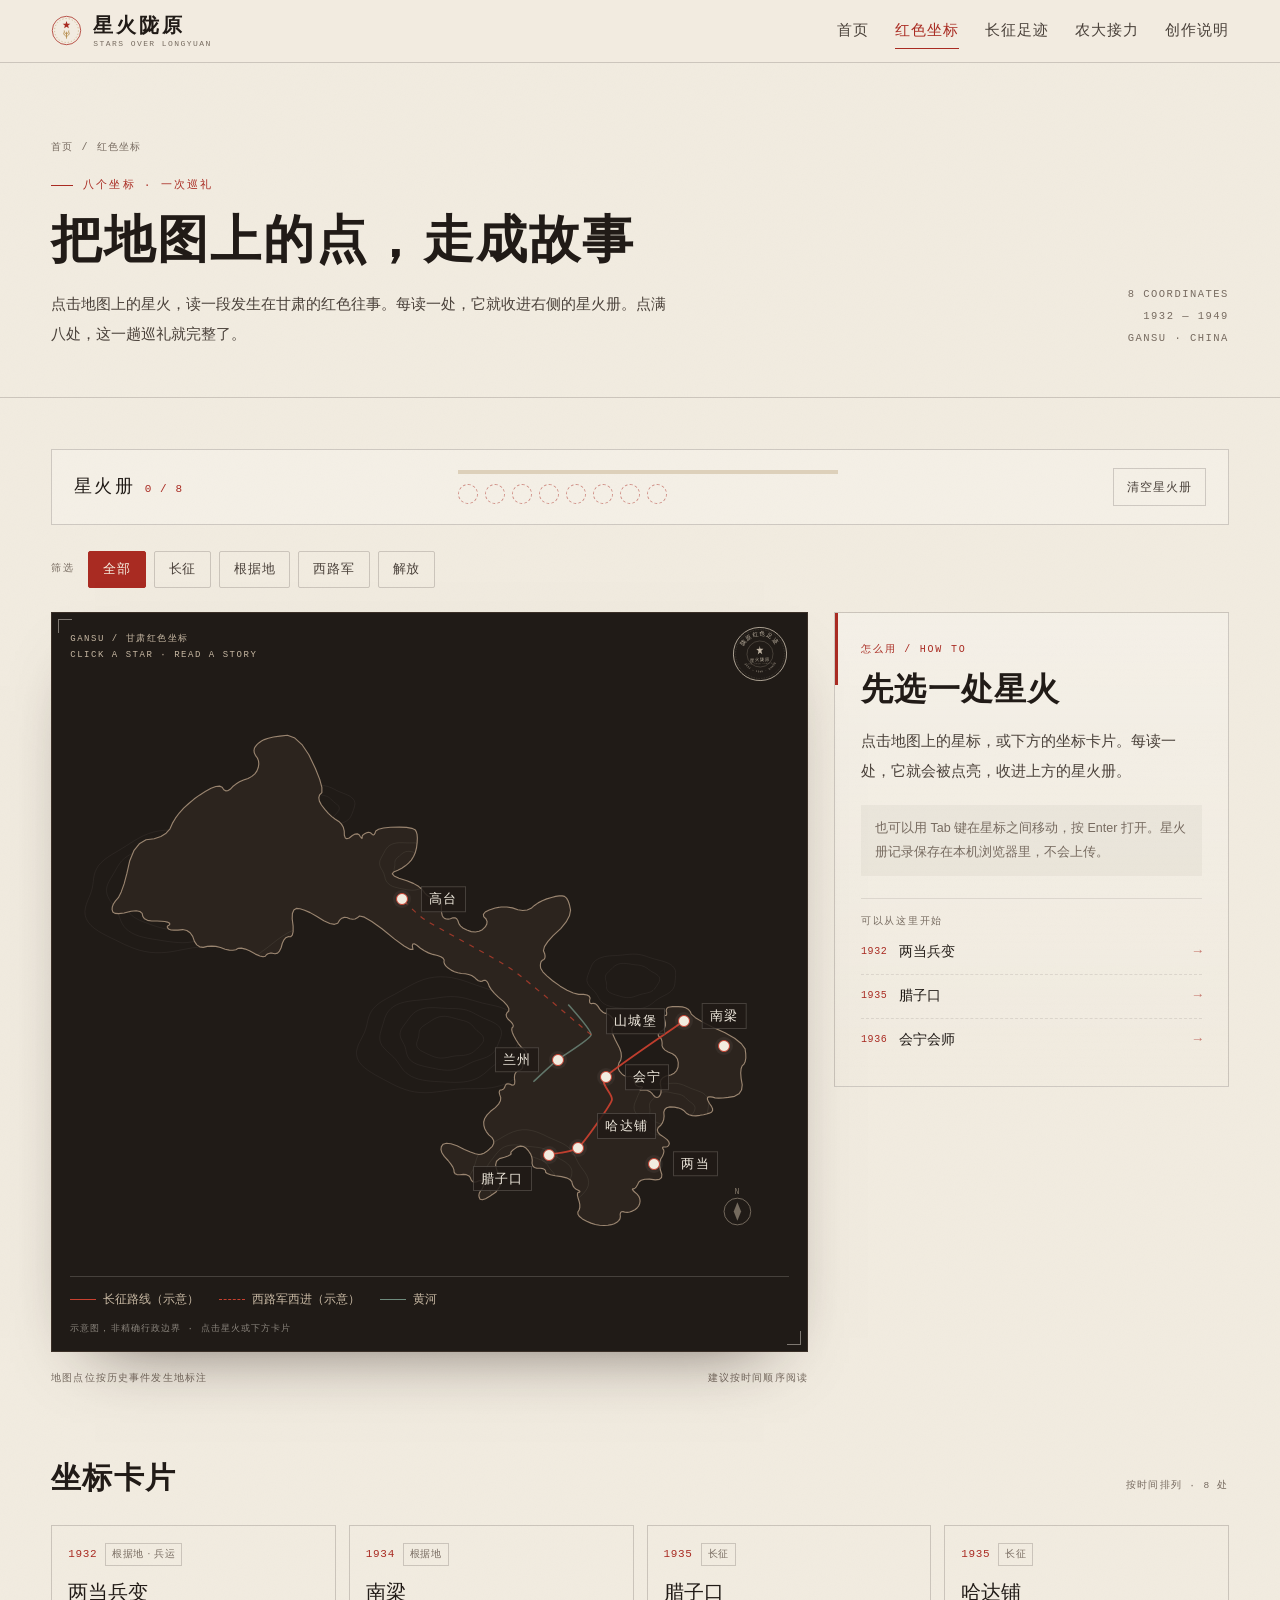
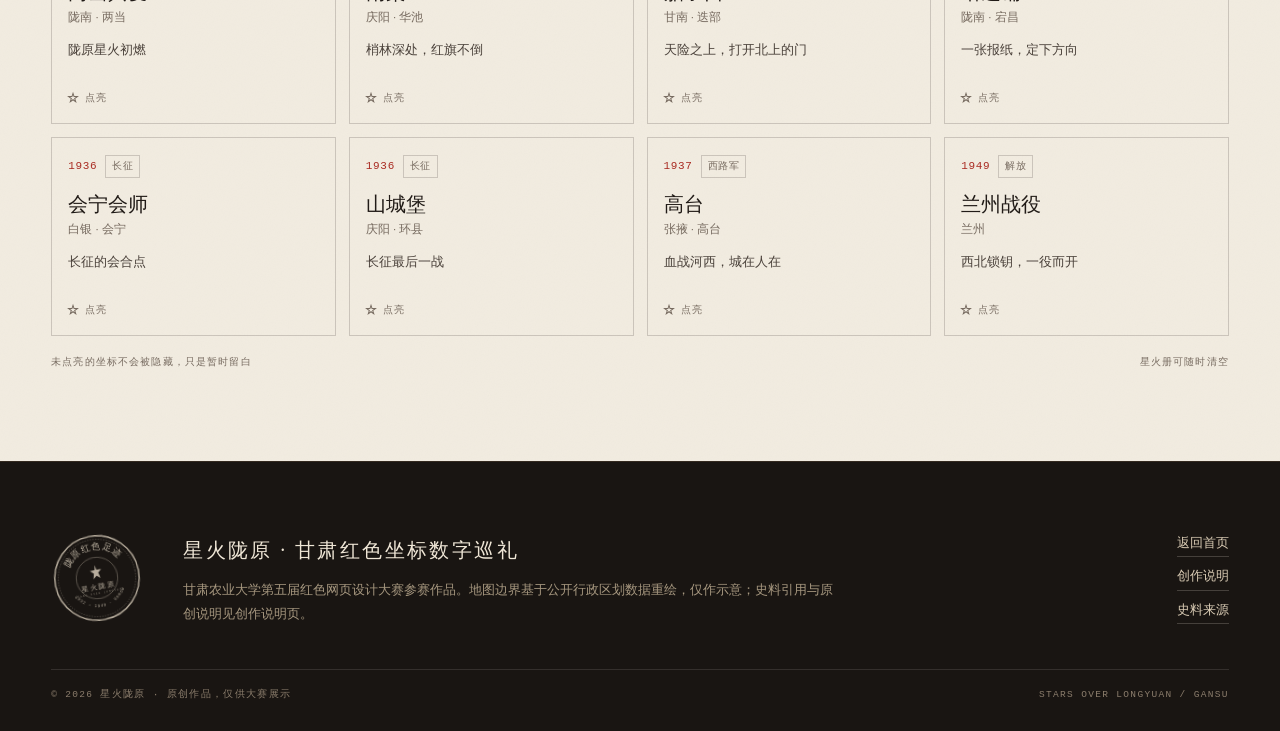
<file: pages/landmarks.html>
<!DOCTYPE html>
<html lang="zh-CN">
<head>
  <meta charset="utf-8">
  <meta name="viewport" content="width=device-width, initial-scale=1">
  <title>红色坐标 · 星火陇原</title>
  <meta name="description" content="甘肃八处红色坐标互动地图：两当兵变、南梁、腊子口、哈达铺、会宁会师、山城堡、高台、兰州战役。点击星火，阅读一段陇原往事。">
  <meta name="theme-color" content="#a92b22">
  <script>document.documentElement.classList.add('has-js');</script>
  <link rel="icon" href="../images/emblem.svg" type="image/svg+xml">
  <link rel="stylesheet" href="../css/style.css">
</head>
<body>
  <a class="skip-link" href="#main">跳到主要内容</a>

  <header class="site-head">
    <div class="wrap site-head__inner">
      <a class="brand" href="../index.html" aria-label="星火陇原首页">
        <img src="../images/emblem.svg" alt="">
        <span class="brand__text">
          <span class="brand__name">星火陇原</span>
          <span class="brand__sub">STARS OVER LONGYUAN</span>
        </span>
      </a>
      <nav class="site-nav" aria-label="主导航">
        <a href="../index.html">首页</a>
        <a href="landmarks.html" class="is-active" aria-current="page">红色坐标</a>
        <a href="march.html">长征足迹</a>
        <a href="agnu.html">农大接力</a>
        <a href="about.html">创作说明</a>
      </nav>
    </div>
  </header>

  <main id="main">
    <section class="page-hero">
      <div class="wrap">
        <nav class="breadcrumb" aria-label="面包屑">
          <a href="../index.html">首页</a><span>/</span><span>红色坐标</span>
        </nav>
        <div class="page-hero__grid">
          <div>
            <p class="kicker">八个坐标 · 一次巡礼</p>
            <h1>把地图上的点，走成故事</h1>
            <p class="page-hero__lead">点击地图上的星火，读一段发生在甘肃的红色往事。每读一处，它就收进右侧的星火册。点满<span class="nowrap">八处</span>，这一趟巡礼就完整了。</p>
          </div>
          <div class="page-hero__side">
            <div>8 COORDINATES</div>
            <div>1932 — 1949</div>
            <div>GANSU · CHINA</div>
          </div>
        </div>
      </div>
    </section>

    <section class="landmarks">
      <div class="wrap">
        <div class="progress-panel" id="progressPanel">
          <div class="progress-panel__title">
            <span>星火册</span>
            <span class="progress-panel__count" data-lit-count>0 / 8</span>
          </div>
          <div class="progress-meter">
            <div class="progress-track"><div class="progress-fill" data-lit-progress></div></div>
            <div class="slots" id="litSlots" aria-hidden="true"></div>
          </div>
          <button class="progress-panel__reset" type="button" data-reset-lit>清空星火册</button>
        </div>

        <p class="sr-only" data-live aria-live="polite"></p>

        <div class="filters" role="group" aria-label="按类型筛选坐标">
          <span class="filters__label">筛选</span>
          <button class="chip" type="button" data-filter="all" aria-pressed="true">全部</button>
          <button class="chip" type="button" data-filter="changzheng" aria-pressed="false">长征</button>
          <button class="chip" type="button" data-filter="genjudi" aria-pressed="false">根据地</button>
          <button class="chip" type="button" data-filter="xilujun" aria-pressed="false">西路军</button>
          <button class="chip" type="button" data-filter="jiefang" aria-pressed="false">解放</button>
        </div>

        <div class="explorer">
          <div class="explorer__map">
            <div class="map-shell">
              <div class="map-head">
                <div class="map-head__label">GANSU / 甘肃红色坐标<br>CLICK A STAR · READ A STORY</div>
                <img class="map-head__stamp" src="../images/stamp-light.svg" alt="" aria-hidden="true">
              </div>
              <div class="map-stage" id="fullMap">
                <noscript><img class="map-fallback" src="../images/gansu-map.svg" alt="甘肃红色坐标示意图：八处坐标分布在河西、陇中、陇东与陇南"></noscript>
              </div>
              <div class="map-legend">
                <span class="legend-item"><span class="legend-line"></span>长征路线（示意）</span>
                <span class="legend-item"><span class="legend-line legend-line--dashed"></span>西路军西进（示意）</span>
                <span class="legend-item"><span class="legend-line legend-line--river"></span>黄河</span>
              </div>
              <p class="map-footnote">示意图，非精确行政边界 · 点击星火或下方卡片</p>
            </div>
            <div class="legend-row">
              <span>地图点位按历史事件发生地标注</span>
              <span>建议按时间顺序阅读</span>
            </div>
          </div>

          <aside aria-label="坐标详情">
            <article class="detail detail--empty" id="landmarkDetail">
              <div>
                <p class="detail-kicker">怎么用 / HOW TO</p>
                <h2 class="detail-title">先选一处星火</h2>
                <p class="detail-story">点击地图上的星标，或下方的坐标卡片。每读一处，它就会被点亮，收进上方的星火册。</p>
                <p class="detail-hint">也可以用 Tab 键在星标之间移动，按 Enter 打开。星火册记录保存在本机浏览器里，不会上传。</p>
                <div class="detail-starts">
                  <p class="detail-starts__label">可以从这里开始</p>
                  <button class="detail-start" type="button" data-start="liangdang"><span class="year">1932</span><span>两当兵变</span><span class="arrow">→</span></button>
                  <button class="detail-start" type="button" data-start="lazikou"><span class="year">1935</span><span>腊子口</span><span class="arrow">→</span></button>
                  <button class="detail-start" type="button" data-start="huining"><span class="year">1936</span><span>会宁会师</span><span class="arrow">→</span></button>
                </div>
              </div>
            </article>
          </aside>
        </div>

        <section class="landmark-wrap" aria-labelledby="cardTitle">
          <div class="landmark-wrap__head">
            <h2 id="cardTitle">坐标卡片</h2>
            <span class="note">按时间排列 · 8 处</span>
          </div>
          <div class="cards" id="landmarkGrid"></div>
          <div class="legend-row">
            <span>未点亮的坐标不会被隐藏，只是暂时留白</span>
            <span>星火册可随时清空</span>
          </div>
        </section>
      </div>
    </section>
  </main>

  <footer class="site-foot">
    <div class="wrap">
      <div class="foot-grid">
        <img class="foot-stamp" src="../images/stamp-light.svg" alt="" aria-hidden="true">
        <div>
          <p class="foot-title">星火陇原 · 甘肃红色坐标数字巡礼</p>
          <p class="foot-note">甘肃农业大学第五届红色网页设计大赛参赛作品。地图边界基于公开行政区划数据重绘，仅作示意；史料引用与原创说明见创作说明页。</p>
        </div>
        <nav class="foot-links" aria-label="页脚导航">
          <a href="../index.html">返回首页</a>
          <a href="about.html">创作说明</a>
          <a href="about.html#sources">史料来源</a>
        </nav>
      </div>
      <div class="foot-bottom">
        <span>© 2026 星火陇原 · 原创作品，仅供大赛展示</span>
        <span>STARS OVER LONGYUAN / GANSU</span>
      </div>
    </div>
  </footer>

  <script src="../js/data.js"></script>
  <script src="../js/main.js"></script>
  <script src="../js/map.js"></script>
</body>
</html>
</file>
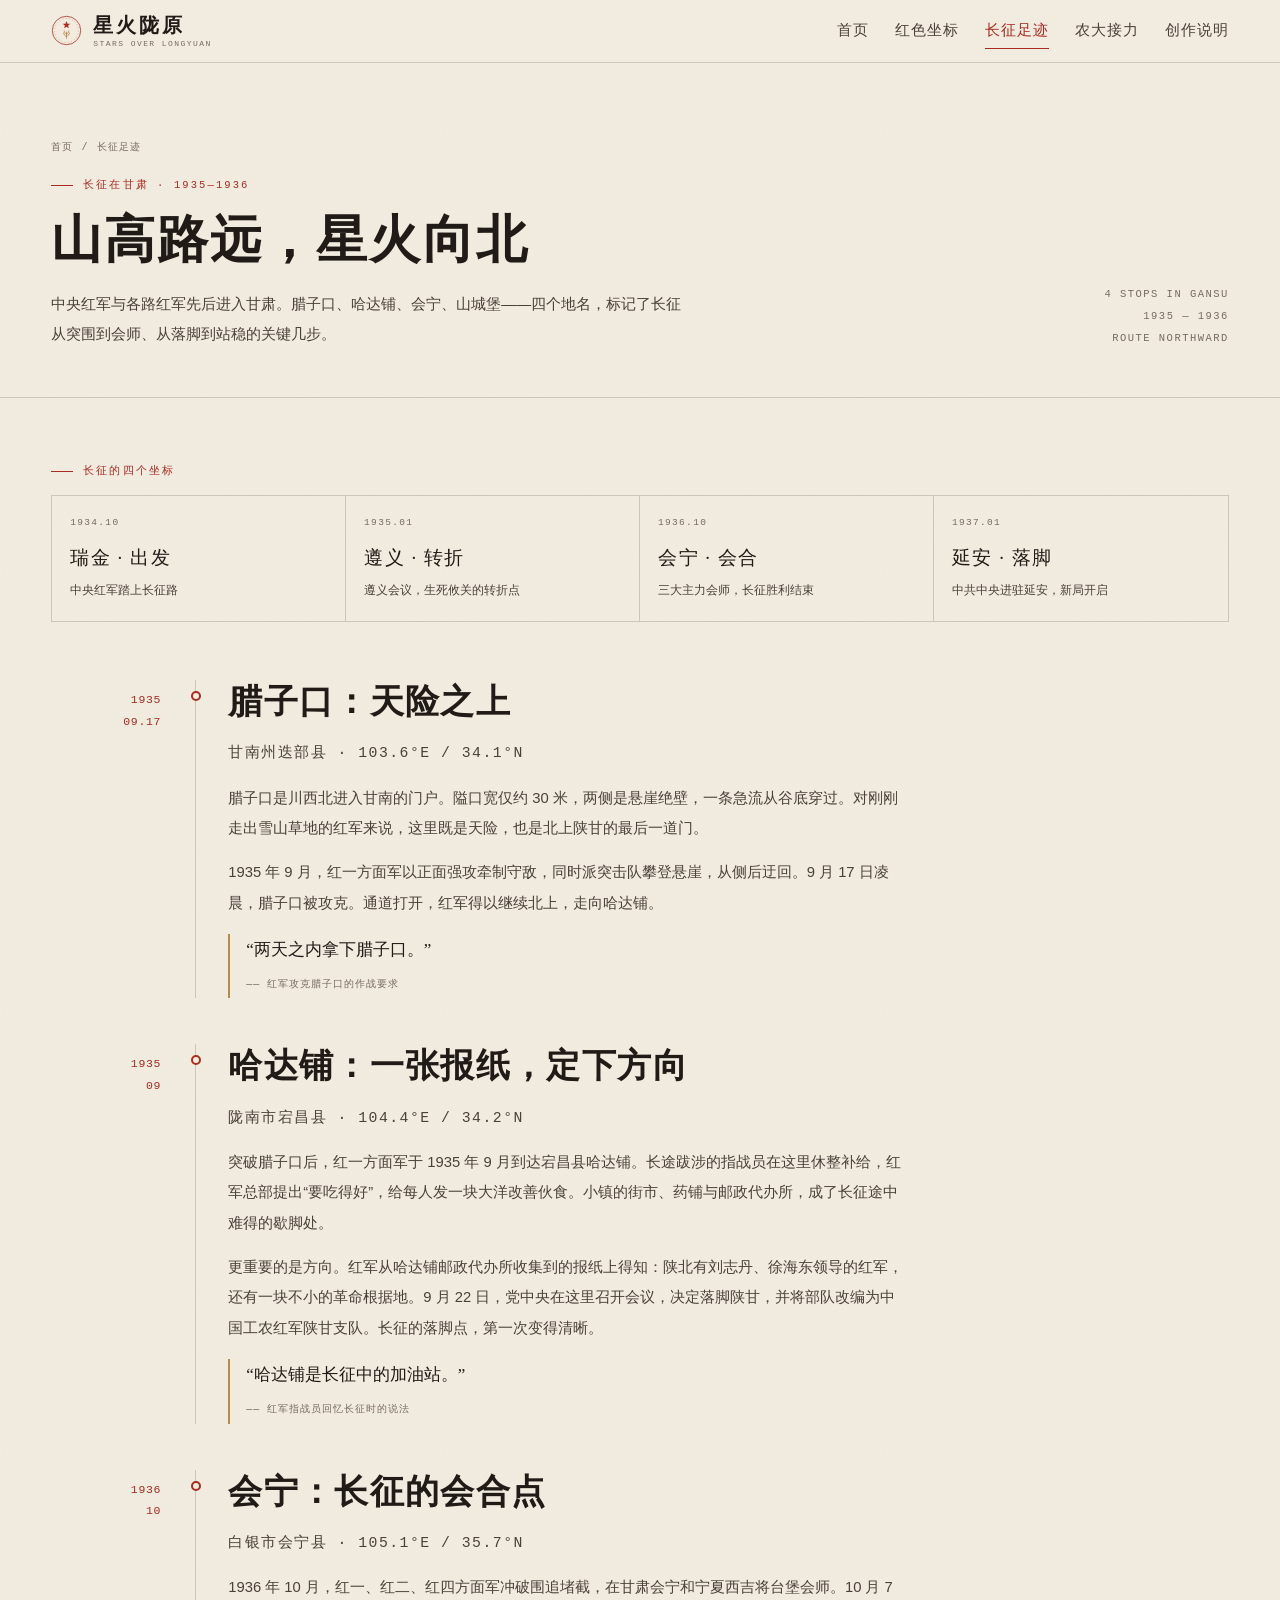
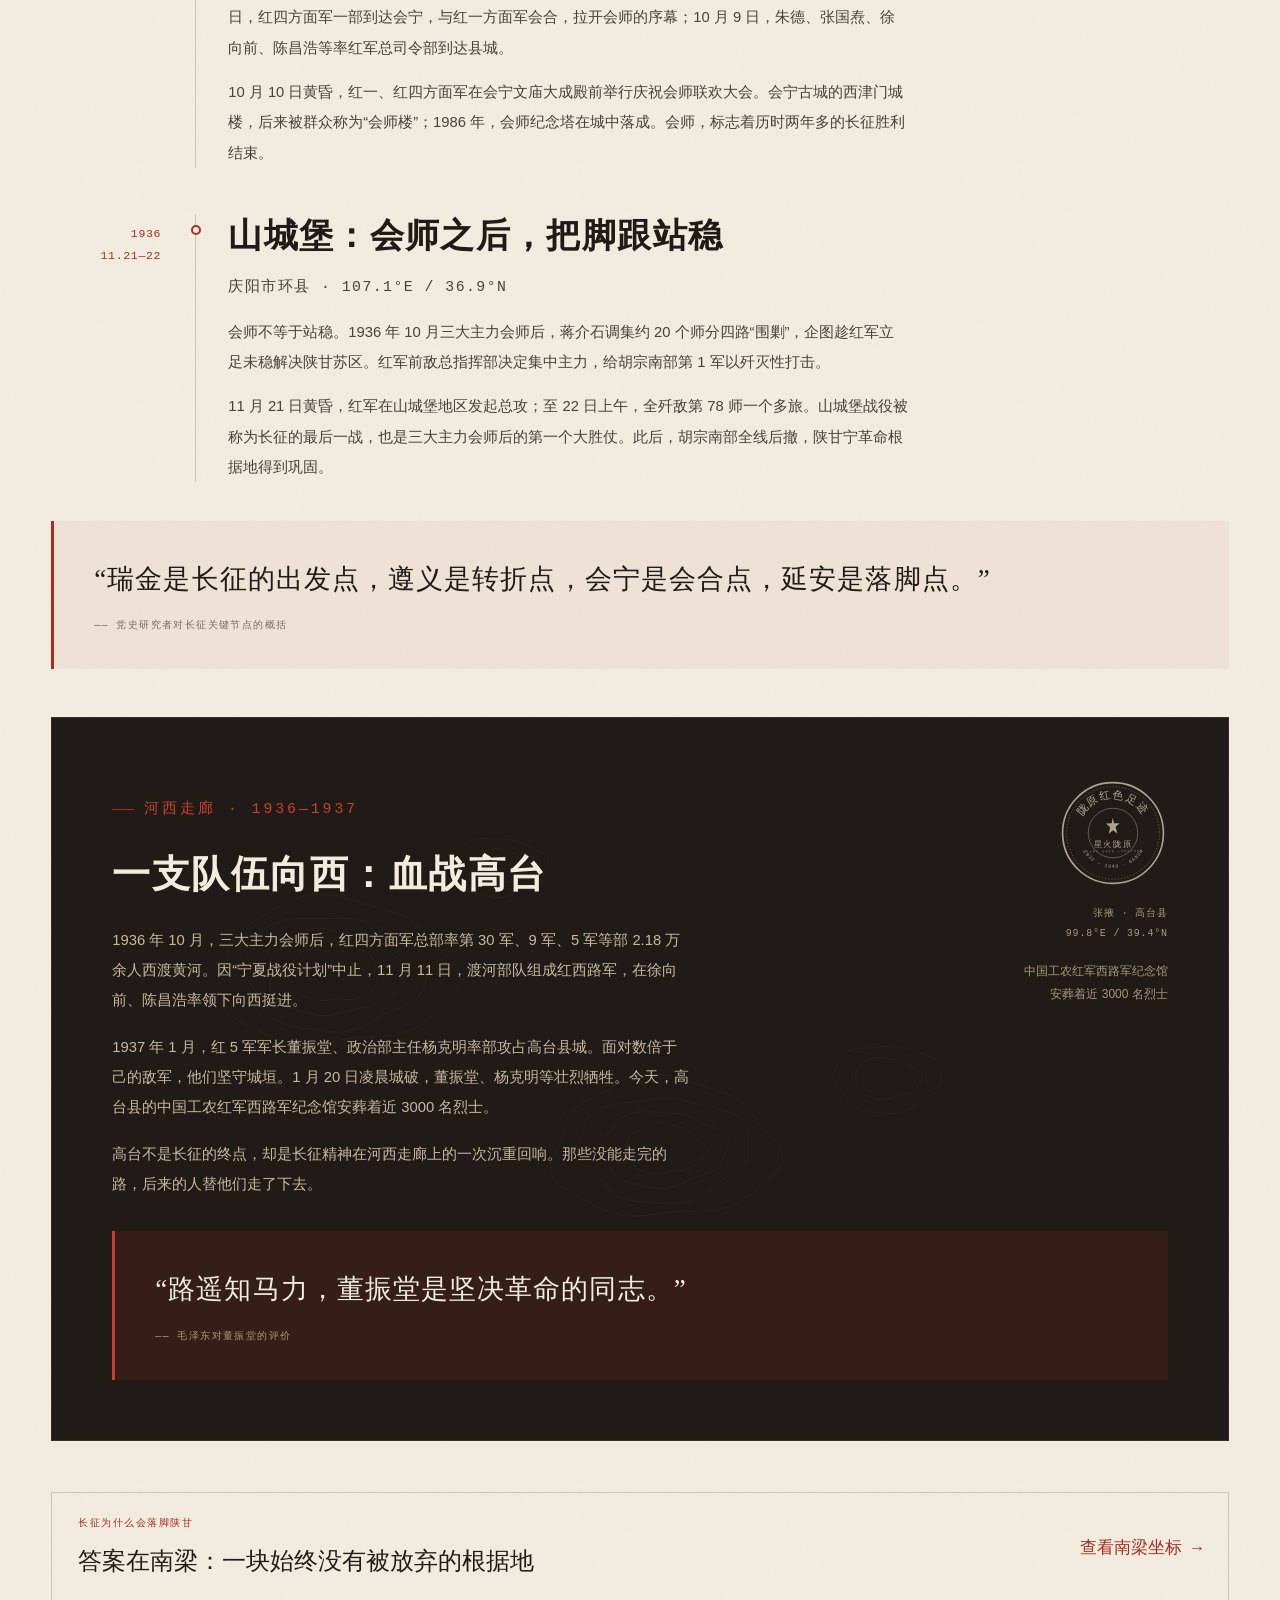
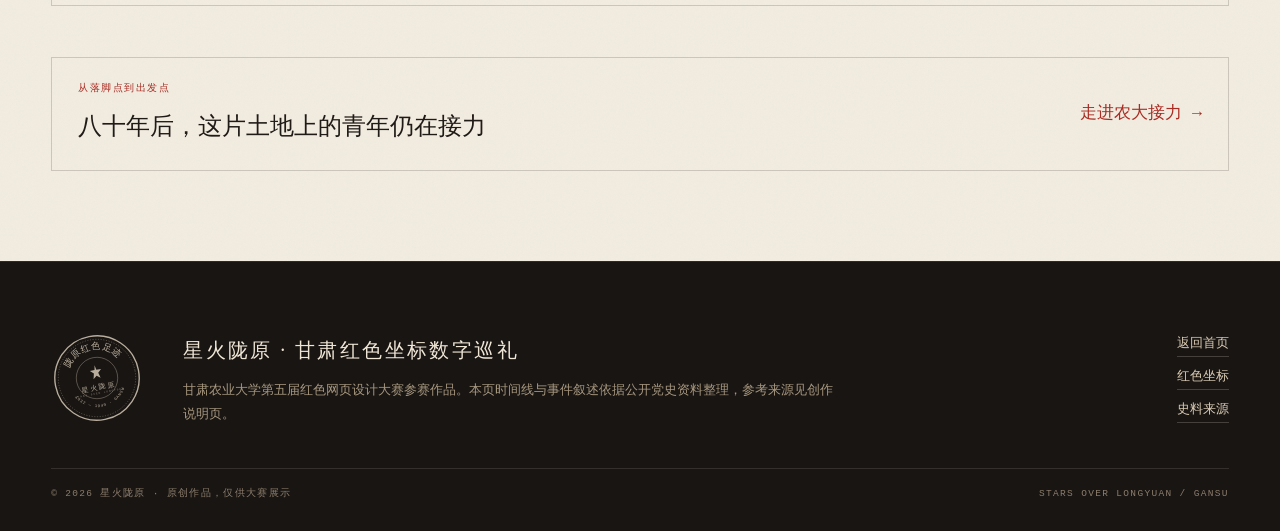
<file: pages/march.html>
<!DOCTYPE html>
<html lang="zh-CN">
<head>
  <meta charset="utf-8">
  <meta name="viewport" content="width=device-width, initial-scale=1">
  <title>长征足迹 · 星火陇原</title>
  <meta name="description" content="长征在甘肃的四个刻度：腊子口、哈达铺、会宁会师、山城堡，以及红西路军血战高台的故事。">
  <meta name="theme-color" content="#a92b22">
  <script>document.documentElement.classList.add('has-js');</script>
  <link rel="icon" href="../images/emblem.svg" type="image/svg+xml">
  <link rel="stylesheet" href="../css/style.css">
</head>
<body>
  <a class="skip-link" href="#main">跳到主要内容</a>

  <header class="site-head">
    <div class="wrap site-head__inner">
      <a class="brand" href="../index.html" aria-label="星火陇原首页">
        <img src="../images/emblem.svg" alt="">
        <span class="brand__text">
          <span class="brand__name">星火陇原</span>
          <span class="brand__sub">STARS OVER LONGYUAN</span>
        </span>
      </a>
      <nav class="site-nav" aria-label="主导航">
        <a href="../index.html">首页</a>
        <a href="landmarks.html">红色坐标</a>
        <a href="march.html" class="is-active" aria-current="page">长征足迹</a>
        <a href="agnu.html">农大接力</a>
        <a href="about.html">创作说明</a>
      </nav>
    </div>
  </header>

  <main id="main">
    <section class="page-hero">
      <div class="wrap">
        <nav class="breadcrumb" aria-label="面包屑">
          <a href="../index.html">首页</a><span>/</span><span>长征足迹</span>
        </nav>
        <div class="page-hero__grid">
          <div>
            <p class="kicker">长征在甘肃 · 1935—1936</p>
            <h1>山高路远，星火向北</h1>
            <p class="page-hero__lead">中央红军与各路红军先后进入甘肃。腊子口、哈达铺、会宁、山城堡——四个地名，标记了<span class="nowrap">长征</span>从突围到会师、从落脚到站稳的关键几步。</p>
          </div>
          <div class="page-hero__side">
            <div>4 STOPS IN GANSU</div>
            <div>1935 — 1936</div>
            <div>ROUTE NORTHWARD</div>
          </div>
        </div>
      </div>
    </section>

    <section class="march-page">
      <div class="wrap">
        <p class="kicker reveal">长征的四个坐标</p>
        <div class="scale-strip reveal">
          <div class="scale-item">
            <p class="scale-item__era">1934.10</p>
            <p class="scale-item__name">瑞金 · 出发</p>
            <p class="scale-item__note">中央红军踏上长征路</p>
          </div>
          <div class="scale-item">
            <p class="scale-item__era">1935.01</p>
            <p class="scale-item__name">遵义 · 转折</p>
            <p class="scale-item__note">遵义会议，生死攸关的转折点</p>
          </div>
          <div class="scale-item">
            <p class="scale-item__era">1936.10</p>
            <p class="scale-item__name">会宁 · 会合</p>
            <p class="scale-item__note">三大主力会师，长征胜利结束</p>
          </div>
          <div class="scale-item">
            <p class="scale-item__era">1937.01</p>
            <p class="scale-item__name">延安 · 落脚</p>
            <p class="scale-item__note">中共中央进驻延安，新局开启</p>
          </div>
        </div>

        <div class="timeline">
          <article class="stop reveal" id="lazikou">
            <div class="stop__date">1935<br>09.17</div>
            <div class="stop__body">
              <h3>腊子口：天险之上</h3>
              <p class="stop__meta">甘南州迭部县 · 103.6°E / 34.1°N</p>
              <p>腊子口是川西北进入甘南的门户。隘口宽仅约 30 米，两侧是悬崖绝壁，一条急流从谷底穿过。对刚刚走出雪山草地的红军来说，这里既是天险，也是北上陕甘的最后一道门。</p>
              <p>1935 年 9 月，红一方面军以正面强攻牵制守敌，同时派突击队攀登悬崖，从侧后迂回。9 月 17 日凌晨，腊子口被攻克。通道打开，红军得以继续北上，走向哈达铺。</p>
              <p class="quote-inline">“两天之内拿下腊子口。”<br><span class="mono" style="font-size:10px;letter-spacing:.1em;color:var(--ink-3)">—— 红军攻克腊子口的作战要求</span></p>
            </div>
          </article>

          <article class="stop reveal" id="hadapu">
            <div class="stop__date">1935<br>09</div>
            <div class="stop__body">
              <h3>哈达铺：一张报纸，定下方向</h3>
              <p class="stop__meta">陇南市宕昌县 · 104.4°E / 34.2°N</p>
              <p>突破腊子口后，红一方面军于 1935 年 9 月到达宕昌县哈达铺。长途跋涉的指战员在这里休整补给，红军总部提出“要吃得好”，给每人发一块大洋改善伙食。小镇的街市、药铺与邮政代办所，成了长征途中难得的歇脚处。</p>
              <p>更重要的是方向。红军从哈达铺邮政代办所收集到的报纸上得知：陕北有刘志丹、徐海东领导的红军，还有一块不小的革命根据地。9 月 22 日，党中央在这里召开会议，决定落脚陕甘，并将部队改编为中国工农红军陕甘支队。长征的落脚点，第一次变得清晰。</p>
              <p class="quote-inline">“哈达铺是长征中的加油站。”<br><span class="mono" style="font-size:10px;letter-spacing:.1em;color:var(--ink-3)">—— 红军指战员回忆长征时的说法</span></p>
            </div>
          </article>

          <article class="stop reveal" id="huining">
            <div class="stop__date">1936<br>10</div>
            <div class="stop__body">
              <h3>会宁：长征的会合点</h3>
              <p class="stop__meta">白银市会宁县 · 105.1°E / 35.7°N</p>
              <p>1936 年 10 月，红一、红二、红四方面军冲破围追堵截，在甘肃会宁和宁夏西吉将台堡会师。10 月 7 日，红四方面军一部到达会宁，与红一方面军会合，拉开会师的序幕；10 月 9 日，朱德、张国焘、徐向前、陈昌浩等率红军总司令部到达县城。</p>
              <p>10 月 10 日黄昏，红一、红四方面军在会宁文庙大成殿前举行庆祝会师联欢大会。会宁古城的西津门城楼，后来被群众称为“会师楼”；1986 年，会师纪念塔在城中落成。会师，标志着历时两年多的长征胜利结束。</p>
            </div>
          </article>

          <article class="stop reveal" id="shanchengbao">
            <div class="stop__date">1936<br>11.21—22</div>
            <div class="stop__body">
              <h3>山城堡：会师之后，把脚跟站稳</h3>
              <p class="stop__meta">庆阳市环县 · 107.1°E / 36.9°N</p>
              <p>会师不等于站稳。1936 年 10 月三大主力会师后，蒋介石调集约 20 个师分四路“围剿”，企图趁红军立足未稳解决陕甘苏区。红军前敌总指挥部决定集中主力，给胡宗南部第 1 军以歼灭性打击。</p>
              <p>11 月 21 日黄昏，红军在山城堡地区发起总攻；至 22 日上午，全歼敌第 78 师一个多旅。山城堡战役被称为长征的最后一战，也是三大主力会师后的第一个大胜仗。此后，胡宗南部全线后撤，陕甘宁革命根据地得到巩固。</p>
            </div>
          </article>
        </div>

        <blockquote class="quote-block reveal">
          “瑞金是长征的出发点，遵义是转折点，会宁是会合点，延安是落脚点。”
          <cite>—— 党史研究者对长征关键节点的概括</cite>
        </blockquote>

        <div class="dark-panel reveal" id="gaotai">
          <div class="dark-panel__grid">
            <div class="dark-panel__body">
              <p class="kicker" style="color:#c8402f">河西走廊 · 1936—1937</p>
              <h2>一支队伍向西：血战高台</h2>
              <p>1936 年 10 月，三大主力会师后，红四方面军总部率第 30 军、9 军、5 军等部 2.18 万余人西渡黄河。因“宁夏战役计划”中止，11 月 11 日，渡河部队组成红西路军，在徐向前、陈昌浩率领下向西挺进。</p>
              <p>1937 年 1 月，红 5 军军长董振堂、政治部主任杨克明率部攻占高台县城。面对数倍于己的敌军，他们坚守城垣。1 月 20 日凌晨城破，董振堂、杨克明等壮烈牺牲。今天，高台县的中国工农红军西路军纪念馆安葬着近 3000 名烈士。</p>
              <p>高台不是长征的终点，却是长征精神在河西走廊上的一次沉重回响。那些没能走完的路，后来的人替他们走了下去。</p>
            </div>
            <div class="dark-panel__aside">
              <img class="dark-panel__stamp" src="../images/stamp-light.svg" alt="" aria-hidden="true">
              <p class="dark-panel__coord">张掖 · 高台县<br>99.8°E / 39.4°N</p>
              <p class="dark-panel__note">中国工农红军西路军纪念馆<br>安葬着近 3000 名烈士</p>
            </div>
          </div>
          <blockquote class="quote-block" style="margin-top:32px">
            “路遥知马力，董振堂是坚决革命的同志。”
            <cite>—— 毛泽东对董振堂的评价</cite>
          </blockquote>
        </div>

        <a class="link-card reveal" href="landmarks.html#nanliang">
          <div>
            <p class="link-card__kicker">长征为什么会落脚陕甘</p>
            <p class="link-card__title">答案在南梁：一块始终没有被放弃的根据地</p>
          </div>
          <span class="link-card__arrow">查看南梁坐标 →</span>
        </a>

        <a class="link-card reveal" href="agnu.html">
          <div>
            <p class="link-card__kicker">从落脚点到出发点</p>
            <p class="link-card__title">八十年后，这片土地上的青年仍在接力</p>
          </div>
          <span class="link-card__arrow">走进农大接力 →</span>
        </a>
      </div>
    </section>
  </main>

  <footer class="site-foot">
    <div class="wrap">
      <div class="foot-grid">
        <img class="foot-stamp" src="../images/stamp-light.svg" alt="" aria-hidden="true">
        <div>
          <p class="foot-title">星火陇原 · 甘肃红色坐标数字巡礼</p>
          <p class="foot-note">甘肃农业大学第五届红色网页设计大赛参赛作品。本页时间线与事件叙述依据公开党史资料整理，参考来源见创作说明页。</p>
        </div>
        <nav class="foot-links" aria-label="页脚导航">
          <a href="../index.html">返回首页</a>
          <a href="landmarks.html">红色坐标</a>
          <a href="about.html#sources">史料来源</a>
        </nav>
      </div>
      <div class="foot-bottom">
        <span>© 2026 星火陇原 · 原创作品，仅供大赛展示</span>
        <span>STARS OVER LONGYUAN / GANSU</span>
      </div>
    </div>
  </footer>

  <script src="../js/main.js"></script>
</body>
</html>
</file>
<file: css/style.css>
/* =========================================================
   星火陇原 · 甘肃红色坐标数字巡礼
   甘肃农业大学第五届红色网页设计大赛参赛作品
   原创样式表：宣纸 / 朱砂 / 墨夜地图
   ========================================================= */

:root {
  --paper: #f2ece0;
  --paper-2: #e9e0d0;
  --paper-3: #ddd0ba;
  --ink: #211b17;
  --ink-2: #4a413a;
  --ink-3: #776b60;
  --night: #201b17;
  --night-2: #2b241e;
  --night-line: #4a3b31;
  --red: #a92b22;
  --red-deep: #6e1713;
  --red-bright: #c8402f;
  --gold: #b58b4c;
  --jade: #4f6559;
  --rule: rgba(33, 27, 23, 0.18);
  --rule-soft: rgba(33, 27, 23, 0.1);
  --rule-dark: rgba(242, 236, 224, 0.18);
  --serif: "Songti SC", "STSong", "Noto Serif SC", "SimSun", serif;
  --kai: "Kaiti SC", "STKaiti", "KaiTi", "KaiTi_GB2312", "SimSun", serif;
  --sans: "PingFang SC", "Microsoft YaHei", "Noto Sans SC", "Hiragino Sans GB", sans-serif;
  --mono: "SFMono-Regular", "Consolas", "Liberation Mono", "Courier New", monospace;
  --maxw: 1180px;
}

*,
*::before,
*::after {
  box-sizing: border-box;
}

html {
  scroll-behavior: smooth;
  -webkit-text-size-adjust: 100%;
}

body {
  margin: 0;
  color: var(--ink);
  font-family: var(--sans);
  font-size: 16.5px;
  line-height: 1.85;
  background-color: var(--paper);
  background-image: url("../images/paper-grain.svg");
  background-repeat: repeat;
  text-rendering: optimizeLegibility;
}

img,
svg {
  max-width: 100%;
}

h1,
h2,
h3,
h4 {
  margin: 0;
  font-family: var(--serif);
  font-weight: 700;
  letter-spacing: 0.04em;
  color: var(--ink);
}

p {
  margin: 0;
}

blockquote,
figure,
fieldset {
  margin: 0;
}

code {
  padding: 1px 5px;
  background: rgba(33, 27, 23, 0.06);
  font-family: var(--mono);
  font-size: 0.9em;
}

[id] {
  scroll-margin-top: 94px;
}

a {
  color: var(--red);
  text-decoration-thickness: 1px;
  text-underline-offset: 3px;
}

button {
  font: inherit;
}

::selection {
  background: var(--red);
  color: var(--paper);
}

:focus-visible {
  outline: 2px dashed var(--red);
  outline-offset: 3px;
}

.sr-only {
  position: absolute !important;
  width: 1px;
  height: 1px;
  padding: 0;
  margin: -1px;
  overflow: hidden;
  clip: rect(0 0 0 0);
  white-space: nowrap;
  border: 0;
}

.skip-link {
  position: absolute;
  left: 16px;
  top: -60px;
  z-index: 200;
  padding: 10px 18px;
  background: var(--ink);
  color: var(--paper);
  text-decoration: none;
  transition: top 0.2s;
}

.skip-link:focus {
  top: 12px;
}

.wrap {
  width: min(var(--maxw), 92vw);
  margin-inline: auto;
}

.mono {
  font-family: var(--mono);
}

.nowrap {
  white-space: nowrap;
}

/* ---------- 顶部导航 ---------- */

.site-head {
  position: sticky;
  top: 0;
  z-index: 60;
  background: rgba(242, 236, 224, 0.9);
  backdrop-filter: blur(10px);
  -webkit-backdrop-filter: blur(10px);
  border-bottom: 1px solid var(--rule);
}

.site-head__inner {
  display: flex;
  align-items: center;
  justify-content: space-between;
  gap: 28px;
  padding: 13px 0;
  flex-wrap: wrap;
}

.brand {
  display: flex;
  align-items: center;
  gap: 11px;
  text-decoration: none;
  color: var(--ink);
}

.brand img {
  width: 31px;
  height: 31px;
  flex: none;
}

.brand__text {
  display: flex;
  flex-direction: column;
  line-height: 1.2;
}

.brand__name {
  font-family: var(--kai);
  font-size: 20px;
  font-weight: 700;
  letter-spacing: 0.14em;
  color: var(--ink);
}

.brand__sub {
  font-family: var(--mono);
  font-size: 8px;
  letter-spacing: 0.18em;
  color: var(--ink-3);
  margin-top: 2px;
}

.site-nav {
  display: flex;
  gap: 26px;
  flex-wrap: wrap;
}

.site-nav a {
  position: relative;
  padding: 4px 0;
  font-size: 14.5px;
  letter-spacing: 0.07em;
  color: var(--ink-2);
  text-decoration: none;
}

.site-nav a::after {
  content: "";
  position: absolute;
  left: 0;
  right: 0;
  bottom: -1px;
  height: 1.5px;
  background: var(--red);
  transform: scaleX(0);
  transform-origin: left;
  transition: transform 0.3s ease;
}

.site-nav a:hover,
.site-nav a.is-active {
  color: var(--red);
}

.site-nav a:hover::after,
.site-nav a.is-active::after {
  transform: scaleX(1);
}

/* ---------- 按钮 ---------- */

.btn {
  display: inline-flex;
  align-items: center;
  gap: 10px;
  padding: 12px 24px;
  border: 1px solid transparent;
  border-radius: 2px;
  font-family: var(--sans);
  font-size: 14.5px;
  letter-spacing: 0.09em;
  text-decoration: none;
  cursor: pointer;
  transition: background 0.25s, color 0.25s, border-color 0.25s, transform 0.25s;
}

.btn--red {
  background: var(--red);
  border-color: var(--red);
  color: #f7f0e2;
}

.btn--red:hover {
  background: var(--red-deep);
  border-color: var(--red-deep);
  transform: translateY(-1px);
}

.btn--ghost {
  background: transparent;
  border-color: rgba(33, 27, 23, 0.45);
  color: var(--ink);
}

.btn--ghost:hover {
  border-color: var(--red);
  color: var(--red);
  background: rgba(169, 43, 34, 0.06);
}

.btn--small {
  padding: 7px 14px;
  font-size: 12.5px;
}

.btn__arrow {
  font-family: var(--mono);
  transition: transform 0.25s;
}

.btn:hover .btn__arrow {
  transform: translateX(3px);
}

/* ---------- 首屏 ---------- */

.hero {
  position: relative;
  padding: clamp(42px, 6vw, 84px) 0 clamp(36px, 5vw, 64px);
  overflow: hidden;
}

.hero::before {
  content: "";
  position: absolute;
  left: -8vw;
  top: -20vh;
  width: 46vw;
  height: 46vw;
  border-radius: 50%;
  background: radial-gradient(circle, rgba(169, 43, 34, 0.07), transparent 68%);
  pointer-events: none;
}

.hero__grid {
  position: relative;
  display: grid;
  grid-template-columns: minmax(0, 1.02fr) minmax(0, 1fr);
  gap: clamp(34px, 5vw, 76px);
  align-items: center;
}

.hero__eyebrow {
  display: flex;
  align-items: center;
  gap: 12px;
  font-family: var(--mono);
  font-size: 10.5px;
  letter-spacing: 0.22em;
  color: var(--red);
  text-transform: uppercase;
}

.hero__eyebrow::before {
  content: "";
  width: 38px;
  height: 1px;
  background: var(--red);
}

.hero__title {
  margin: 20px 0 0;
  font-size: clamp(58px, 8vw, 108px);
  font-weight: 800;
  line-height: 1.02;
  letter-spacing: 0.08em;
}

.hero__title-line {
  display: block;
}

.hero__title-line--red {
  color: var(--red);
}

.hero__title-line--indent {
  padding-left: 0.72em;
}

.hero__title-star {
  display: inline-block;
  width: 0.26em;
  height: 0.26em;
  margin-left: 0.18em;
  vertical-align: 0.22em;
  background: var(--gold);
  clip-path: polygon(50% 0, 61% 36%, 100% 38%, 71% 60%, 82% 100%, 50% 76%, 18% 100%, 29% 60%, 0 38%, 39% 36%);
}

.hero__sub {
  margin-top: 22px;
  font-family: var(--kai);
  font-size: clamp(18px, 2vw, 23px);
  letter-spacing: 0.16em;
  color: var(--ink);
}

.hero__lead {
  max-width: 34em;
  margin-top: 16px;
  font-size: 15.5px;
  line-height: 2.05;
  color: var(--ink-2);
}

.hero__actions {
  display: flex;
  flex-wrap: wrap;
  gap: 14px;
  margin-top: 30px;
}

.hero__map {
  position: relative;
}

/* ---------- 地图组件 ---------- */

.map-shell {
  position: relative;
  padding: 18px 18px 14px;
  background: var(--night);
  border: 1px solid #3a2f27;
  box-shadow: 0 30px 70px -44px rgba(35, 20, 16, 0.75);
}

.map-shell::before,
.map-shell::after {
  content: "";
  position: absolute;
  width: 14px;
  height: 14px;
  border-color: rgba(242, 236, 224, 0.45);
  border-style: solid;
  pointer-events: none;
}

.map-shell::before {
  left: 6px;
  top: 6px;
  border-width: 1px 0 0 1px;
}

.map-shell::after {
  right: 6px;
  bottom: 6px;
  border-width: 0 1px 1px 0;
}

.map-head {
  display: flex;
  align-items: flex-start;
  justify-content: space-between;
  gap: 12px;
  margin-bottom: 10px;
}

.map-head__label {
  font-family: var(--mono);
  font-size: 9px;
  line-height: 1.8;
  letter-spacing: 0.17em;
  color: #c7b8a3;
  text-transform: uppercase;
}

.map-head__stamp {
  width: 58px;
  height: 58px;
  flex: none;
  opacity: 0.95;
  transform: rotate(5deg);
  margin-top: -6px;
}

.map-stage {
  position: relative;
  background-image: url("../images/hero-contour.svg");
  background-size: cover;
  background-position: center;
}

.map-svg {
  display: block;
  width: 100%;
  height: auto;
}

.map-pins {
  position: absolute;
  inset: 0;
  pointer-events: none;
}

.map-pin {
  position: absolute;
  left: calc(var(--x) * 1%);
  top: calc(var(--y) * 1%);
  width: 28px;
  height: 28px;
  padding: 0;
  border: 0;
  border-radius: 50%;
  background: transparent;
  transform: translate(-50%, -50%);
  cursor: pointer;
  pointer-events: auto;
  color: #f2ece0;
}

.pin-halo {
  position: absolute;
  inset: 0;
  border: 1px dashed rgba(242, 236, 224, 0.6);
  border-radius: 50%;
  opacity: 0;
  transition: opacity 0.3s;
}

.pin-core {
  position: absolute;
  inset: 8px;
  border-radius: 50%;
  background: #f2ece0;
  border: 1.5px solid var(--red-bright);
  box-shadow: 0 0 0 3px rgba(242, 236, 224, 0.05);
  transition: background 0.3s, box-shadow 0.3s, transform 0.3s;
}

.map-pin:hover .pin-core,
.map-pin:focus-visible .pin-core {
  transform: scale(1.35);
  background: var(--red-bright);
}

.map-pin:focus-visible {
  outline: 2px dashed #f2ece0;
  outline-offset: 4px;
}

.map-pin.is-lit .pin-core {
  background: var(--red-bright);
  border-color: #f2ece0;
  box-shadow: 0 0 16px 2px rgba(200, 64, 47, 0.55);
}

.map-pin.is-selected .pin-halo {
  opacity: 1;
  animation: pinPulse 2.4s ease-in-out infinite;
}

@keyframes pinPulse {
  0%,
  100% {
    transform: scale(0.9);
    opacity: 0.9;
  }
  50% {
    transform: scale(1.35);
    opacity: 0.25;
  }
}

.pin-label {
  position: absolute;
  z-index: 2;
  padding: 2px 7px;
  font-family: var(--kai);
  font-size: 13px;
  line-height: 1.5;
  letter-spacing: 0.1em;
  white-space: nowrap;
  color: #f2ece0;
  background: rgba(32, 27, 23, 0.85);
  border: 1px solid rgba(242, 236, 224, 0.18);
  transition: background 0.25s, border-color 0.25s;
}

.map-pin:hover .pin-label,
.map-pin:focus-visible .pin-label {
  background: var(--red);
  border-color: var(--red-bright);
}

.map-pin.is-lit .pin-label {
  border-color: rgba(200, 64, 47, 0.6);
}

.pin-side-right .pin-label {
  left: calc(100% + 5px);
  top: 50%;
  transform: translateY(-50%);
}

.pin-side-left .pin-label {
  right: calc(100% + 5px);
  top: 50%;
  transform: translateY(-50%);
  text-align: right;
}

.pin-side-leftDown .pin-label {
  right: calc(100% + 3px);
  top: calc(50% + 11px);
}

.pin-side-rightUp .pin-label {
  left: calc(100% + 5px);
  bottom: calc(50% + 9px);
}

.pin-side-up .pin-label {
  left: 50%;
  bottom: calc(100% + 3px);
  transform: translateX(-50%);
}

.map-legend {
  display: flex;
  flex-wrap: wrap;
  gap: 10px 20px;
  align-items: center;
  margin-top: 8px;
  padding-top: 12px;
  border-top: 1px solid var(--rule-dark);
  font-size: 11.5px;
  color: #c7b8a3;
}

.legend-item {
  display: inline-flex;
  align-items: center;
  gap: 7px;
}

.legend-line {
  width: 26px;
  height: 0;
  border-top: 1.5px solid var(--red-bright);
}

.legend-line--dashed {
  border-top-style: dashed;
}

.legend-line--river {
  border-top-color: #6e8b7d;
}

.map-footnote {
  margin-top: 10px;
  font-family: var(--mono);
  font-size: 9px;
  letter-spacing: 0.12em;
  color: rgba(242, 236, 224, 0.5);
}

.map-fallback {
  display: block;
  width: 100%;
  height: auto;
}

/* ---------- 通用区块 ---------- */

.section {
  padding: clamp(56px, 7vw, 96px) 0;
}

.section--tight {
  padding-top: clamp(36px, 4vw, 56px);
}

.section-head {
  display: grid;
  grid-template-columns: minmax(0, 1.05fr) minmax(0, 0.95fr);
  gap: 28px 48px;
  align-items: end;
  margin-bottom: clamp(30px, 4vw, 52px);
}

.kicker {
  display: flex;
  align-items: center;
  gap: 10px;
  margin-bottom: 14px;
  font-family: var(--mono);
  font-size: 10.5px;
  letter-spacing: 0.2em;
  color: var(--red);
  text-transform: uppercase;
}

.kicker::before {
  content: "";
  width: 22px;
  height: 1px;
  background: var(--red);
}

.section-head h2 {
  font-size: clamp(30px, 3.7vw, 46px);
  line-height: 1.28;
  letter-spacing: 0.03em;
}

.section-intro {
  max-width: 38em;
  font-size: 15px;
  line-height: 2;
  color: var(--ink-2);
}

.section-foot {
  display: flex;
  align-items: center;
  justify-content: space-between;
  gap: 20px;
  flex-wrap: wrap;
  margin-top: 34px;
}

.section-foot .note {
  font-family: var(--mono);
  font-size: 10px;
  letter-spacing: 0.14em;
  color: var(--ink-3);
}

/* ---------- 坐标录 ---------- */

.coord-list {
  margin: 0;
  padding: 0;
  list-style: none;
  border-top: 1px solid var(--rule);
}

.coord-row {
  display: grid;
  grid-template-columns: 84px minmax(0, 1.05fr) minmax(0, 0.75fr) auto 28px;
  gap: 12px 20px;
  align-items: center;
  padding: 17px 4px;
  border-bottom: 1px solid var(--rule);
  color: inherit;
  text-decoration: none;
  transition: background 0.25s, padding-left 0.3s;
}

.coord-row:hover {
  padding-left: 14px;
  background: rgba(169, 43, 34, 0.045);
}

.coord-row__year {
  font-family: var(--mono);
  font-size: 12.5px;
  letter-spacing: 0.06em;
  color: var(--red);
}

.coord-row__name {
  font-family: var(--serif);
  font-size: 21px;
  font-weight: 700;
  letter-spacing: 0.06em;
  white-space: nowrap;
}

.coord-row__place {
  font-size: 13.5px;
  color: var(--ink-2);
}

.coord-row__tag {
  justify-self: start;
  padding: 1px 8px;
  border: 1px solid var(--rule);
  font-size: 11px;
  letter-spacing: 0.08em;
  color: var(--ink-3);
  white-space: nowrap;
}

.coord-row__star {
  width: 15px;
  height: 15px;
  opacity: 0.5;
  transition: transform 0.3s, opacity 0.3s;
}

.coord-row:hover .coord-row__star {
  opacity: 1;
  transform: rotate(45deg) scale(1.15);
}

/* ---------- 长征预览 ---------- */

.march-strip {
  display: grid;
  grid-template-columns: repeat(4, minmax(0, 1fr));
  border-top: 1px solid var(--rule);
  border-bottom: 1px solid var(--rule);
}

.march-card {
  position: relative;
  padding: 26px 24px 30px;
  border-right: 1px solid var(--rule);
  color: inherit;
  text-decoration: none;
  transition: background 0.3s;
}

.march-card:last-child {
  border-right: 0;
}

.march-card:hover {
  background: rgba(169, 43, 34, 0.05);
}

.march-card__date {
  display: block;
  font-family: var(--mono);
  font-size: 10.5px;
  letter-spacing: 0.12em;
  color: var(--red);
}

.march-card__name {
  display: block;
  margin: 12px 0 6px;
  font-family: var(--serif);
  font-size: 24px;
  font-weight: 700;
  letter-spacing: 0.06em;
}

.march-card__note {
  font-size: 13.5px;
  line-height: 1.9;
  color: var(--ink-2);
}

.march-card__arrow {
  display: inline-block;
  margin-top: 16px;
  font-family: var(--mono);
  font-size: 12px;
  letter-spacing: 0.12em;
  color: var(--red);
}

/* ---------- 农大桥接 ---------- */

.bridge {
  position: relative;
  overflow: hidden;
  padding: clamp(56px, 7vw, 92px) 0;
  background: var(--night);
  color: var(--paper);
}

.bridge::before {
  content: "";
  position: absolute;
  inset: 0;
  background: url("../images/hero-contour.svg") center / 120% no-repeat;
  opacity: 0.55;
  pointer-events: none;
}

.bridge::after {
  content: "";
  position: absolute;
  inset: 0;
  background: radial-gradient(ellipse at 78% 20%, rgba(169, 43, 34, 0.28), transparent 55%);
  pointer-events: none;
}

.bridge__grid {
  position: relative;
  z-index: 1;
  display: grid;
  grid-template-columns: minmax(0, 0.95fr) minmax(0, 1.05fr);
  gap: clamp(32px, 5vw, 72px);
  align-items: center;
}

.bridge__quote {
  font-family: var(--kai);
  font-size: clamp(27px, 3.4vw, 42px);
  line-height: 1.65;
  letter-spacing: 0.12em;
  color: #f2ece0;
}

.bridge__quote em {
  font-style: normal;
  color: var(--red-bright);
}

.bridge__source {
  margin-top: 18px;
  font-family: var(--mono);
  font-size: 10px;
  letter-spacing: 0.16em;
  color: #a6977f;
}

.bridge__title {
  font-size: clamp(24px, 2.8vw, 34px);
  color: #f2ece0;
}

.bridge__body {
  max-width: 40em;
  margin-top: 18px;
  font-size: 15px;
  line-height: 2.05;
  color: #c7b8a3;
}

.bridge__body strong {
  color: #f2ece0;
  font-weight: 600;
}

.bridge__divider {
  display: block;
  width: 220px;
  max-width: 100%;
  margin: 18px 0 12px;
  opacity: 0.8;
}

.bridge__actions {
  margin-top: 28px;
}

.bridge .btn--ghost {
  border-color: rgba(242, 236, 224, 0.4);
  color: #f2ece0;
}

.bridge .btn--ghost:hover {
  border-color: var(--red-bright);
  color: #f2ece0;
  background: rgba(169, 43, 34, 0.2);
}

/* ---------- 页脚 ---------- */

.site-foot {
  padding: clamp(44px, 6vw, 70px) 0 28px;
  background: #191512;
  color: #c7b8a3;
  border-top: 1px solid #33291f;
}

.foot-grid {
  display: grid;
  grid-template-columns: auto minmax(0, 1fr) auto;
  gap: 28px 40px;
  align-items: start;
}

.foot-stamp {
  width: 92px;
  transform: rotate(-4deg);
  opacity: 0.92;
}

.foot-title {
  font-family: var(--kai);
  font-size: 20px;
  letter-spacing: 0.12em;
  color: #efe6d6;
}

.foot-note {
  margin-top: 10px;
  max-width: 52em;
  font-size: 12.5px;
  line-height: 1.9;
  color: #a6977f;
}

.foot-links {
  display: flex;
  flex-direction: column;
  gap: 8px;
  font-size: 12.5px;
  text-align: right;
}

.foot-links a {
  color: #d9cbb4;
  text-decoration: none;
  border-bottom: 1px solid rgba(242, 236, 224, 0.2);
  padding-bottom: 1px;
}

.foot-links a:hover {
  color: #f2ece0;
  border-color: var(--red-bright);
}

.foot-bottom {
  display: flex;
  justify-content: space-between;
  gap: 16px;
  flex-wrap: wrap;
  margin-top: 42px;
  padding-top: 16px;
  border-top: 1px solid rgba(242, 236, 224, 0.12);
  font-family: var(--mono);
  font-size: 9.5px;
  letter-spacing: 0.14em;
  color: #8b7d6c;
}

/* ---------- 子页页头 ---------- */

.page-hero {
  position: relative;
  padding: clamp(46px, 6vw, 78px) 0 clamp(32px, 4vw, 48px);
  border-bottom: 1px solid var(--rule);
}

.page-hero__grid {
  display: grid;
  grid-template-columns: minmax(0, 1.25fr) minmax(0, 0.75fr);
  gap: 28px 56px;
  align-items: end;
}

.page-hero h1 {
  margin-top: 10px;
  font-size: clamp(34px, 4vw, 54px);
  line-height: 1.2;
  letter-spacing: 0.04em;
}

.page-hero__lead {
  max-width: 42em;
  margin-top: 18px;
  font-size: 15px;
  line-height: 2;
  color: var(--ink-2);
}

.page-hero__side {
  justify-self: end;
  align-self: end;
  text-align: right;
  font-family: var(--mono);
  font-size: 10.5px;
  line-height: 2.1;
  letter-spacing: 0.14em;
  color: var(--ink-3);
}

.breadcrumb {
  display: flex;
  gap: 8px;
  align-items: center;
  margin-bottom: 18px;
  font-family: var(--mono);
  font-size: 10px;
  letter-spacing: 0.12em;
  color: var(--ink-3);
}

.breadcrumb a {
  color: var(--ink-3);
  text-decoration: none;
}

.breadcrumb a:hover {
  color: var(--red);
}

/* ---------- 红色坐标页 ---------- */

.landmarks {
  padding: clamp(34px, 4vw, 54px) 0 clamp(56px, 7vw, 92px);
}

.progress-panel {
  display: flex;
  align-items: center;
  justify-content: space-between;
  gap: 20px 32px;
  flex-wrap: wrap;
  padding: 18px 22px;
  margin-bottom: 26px;
  background: rgba(255, 255, 255, 0.18);
  border: 1px solid var(--rule);
}

.progress-panel__title {
  display: flex;
  align-items: baseline;
  gap: 10px;
}

.progress-panel__title span:first-child {
  font-family: var(--kai);
  font-size: 18px;
  letter-spacing: 0.12em;
}

.progress-panel__count {
  font-family: var(--mono);
  font-size: 11px;
  letter-spacing: 0.1em;
  color: var(--red);
}

.progress-meter {
  flex: 1;
  min-width: 180px;
  max-width: 380px;
}

.progress-track {
  height: 4px;
  background: var(--paper-3);
  overflow: hidden;
}

.progress-fill {
  height: 100%;
  width: 0;
  background: var(--red);
  transition: width 0.5s ease;
}

.slots {
  display: flex;
  gap: 7px;
  margin-top: 10px;
}

.slot {
  display: grid;
  place-items: center;
  width: 20px;
  height: 20px;
  border: 1px dashed rgba(169, 43, 34, 0.5);
  border-radius: 50%;
  font-size: 10px;
  color: transparent;
  transition: background 0.3s, color 0.3s, border-color 0.3s;
}

.slot.is-lit {
  border-style: solid;
  border-color: var(--red);
  background: rgba(169, 43, 34, 0.08);
  color: var(--red);
}

.progress-panel__reset {
  display: inline-flex;
  align-items: center;
  gap: 8px;
  padding: 7px 13px;
  border: 1px solid var(--rule);
  background: transparent;
  font-size: 12px;
  letter-spacing: 0.08em;
  color: var(--ink-2);
  cursor: pointer;
  transition: border-color 0.25s, color 0.25s;
}

.progress-panel__reset:hover {
  border-color: var(--red);
  color: var(--red);
}

.progress-panel.is-complete {
  border-color: rgba(169, 43, 34, 0.65);
  background: rgba(169, 43, 34, 0.05);
}

.filters {
  display: flex;
  align-items: center;
  flex-wrap: wrap;
  gap: 8px;
  margin-bottom: 24px;
}

.filters__label {
  margin-right: 6px;
  font-family: var(--mono);
  font-size: 10px;
  letter-spacing: 0.14em;
  color: var(--ink-3);
}

.chip {
  padding: 6px 14px;
  border: 1px solid var(--rule);
  border-radius: 2px;
  background: transparent;
  font-family: var(--sans);
  font-size: 12.5px;
  letter-spacing: 0.06em;
  color: var(--ink-2);
  cursor: pointer;
  transition: background 0.25s, color 0.25s, border-color 0.25s;
}

.chip:hover {
  border-color: rgba(169, 43, 34, 0.5);
}

.chip[aria-pressed="true"] {
  background: var(--red);
  border-color: var(--red);
  color: #f7f0e2;
}

.explorer {
  display: grid;
  grid-template-columns: minmax(0, 1.38fr) minmax(0, 0.72fr);
  gap: 26px;
  align-items: start;
}

.explorer__map .map-shell {
  position: sticky;
  top: 96px;
}

.detail {
  position: relative;
  min-height: 100%;
  padding: 28px 26px 24px;
  background: linear-gradient(180deg, rgba(255, 255, 255, 0.24), rgba(255, 255, 255, 0));
  border: 1px solid var(--rule);
}

.detail::before {
  content: "";
  position: absolute;
  left: 0;
  top: 0;
  width: 3px;
  height: 72px;
  background: var(--red);
}

.detail-close {
  position: absolute;
  top: 14px;
  right: 14px;
  padding: 4px 9px;
  border: 1px solid var(--rule);
  background: transparent;
  font-family: var(--mono);
  font-size: 9.5px;
  letter-spacing: 0.08em;
  color: var(--ink-3);
  cursor: pointer;
  transition: color 0.25s, border-color 0.25s;
}

.detail-close:hover {
  color: var(--red);
  border-color: var(--red);
}

.detail-kicker {
  font-family: var(--mono);
  font-size: 10px;
  letter-spacing: 0.18em;
  color: var(--red);
  text-transform: uppercase;
}

.detail-title {
  margin: 10px 0 4px;
  font-size: clamp(28px, 3vw, 36px);
  line-height: 1.2;
}

.detail-place {
  display: flex;
  flex-wrap: wrap;
  gap: 6px 14px;
  font-size: 12.5px;
  color: var(--ink-3);
}

.detail-place span {
  font-family: var(--mono);
  letter-spacing: 0.06em;
}

.detail-story {
  margin-top: 18px;
  font-size: 14.8px;
  line-height: 2.05;
  color: var(--ink-2);
}

.detail-meaning {
  margin-top: 18px;
  padding-top: 14px;
  border-top: 1px solid var(--rule);
}

.detail-meaning__label {
  font-family: var(--mono);
  font-size: 9.5px;
  letter-spacing: 0.18em;
  color: var(--red);
}

.detail-meaning p {
  margin-top: 7px;
  font-size: 13.8px;
  line-height: 1.95;
  color: var(--ink);
}

.detail-foot {
  display: flex;
  align-items: center;
  justify-content: space-between;
  gap: 12px;
  flex-wrap: wrap;
  margin-top: 22px;
}

.detail-status {
  display: inline-flex;
  align-items: center;
  gap: 8px;
  font-size: 12px;
  letter-spacing: 0.06em;
  color: var(--ink-3);
}

.detail-status::before {
  content: "";
  width: 7px;
  height: 7px;
  border-radius: 50%;
  border: 1px solid var(--red);
}

.detail-status.is-lit::before {
  background: var(--red);
}

.detail-nav {
  display: flex;
  gap: 8px;
  margin-top: 20px;
  padding-top: 16px;
  border-top: 1px solid var(--rule-soft);
}

.detail-hint {
  margin-top: 18px;
  padding: 12px 14px;
  background: rgba(33, 27, 23, 0.04);
  font-size: 12.5px;
  line-height: 1.9;
  color: var(--ink-3);
}

.detail--empty .detail-title {
  font-size: clamp(26px, 2.6vw, 32px);
}

.detail-starts {
  margin-top: 22px;
  padding-top: 14px;
  border-top: 1px solid var(--rule-soft);
}

.detail-starts__label {
  font-family: var(--mono);
  font-size: 9.5px;
  letter-spacing: 0.18em;
  color: var(--ink-3);
}

.detail-start {
  display: flex;
  align-items: center;
  gap: 12px;
  width: 100%;
  padding: 9px 0;
  border: 0;
  border-bottom: 1px dashed var(--rule-soft);
  background: none;
  color: inherit;
  font-family: var(--sans);
  font-size: 13.5px;
  text-align: left;
  cursor: pointer;
  transition: color 0.25s;
}

.detail-start:last-child {
  border-bottom: 0;
}

.detail-start:hover {
  color: var(--red);
}

.detail-start .year {
  flex: none;
  font-family: var(--mono);
  font-size: 10px;
  letter-spacing: 0.06em;
  color: var(--red);
}

.detail-start .arrow {
  margin-left: auto;
  font-family: var(--mono);
  color: var(--red);
  opacity: 0.6;
}

.landmark-wrap {
  margin-top: clamp(40px, 5vw, 62px);
}

.landmark-wrap__head {
  display: flex;
  align-items: baseline;
  justify-content: space-between;
  gap: 20px;
  flex-wrap: wrap;
  margin-bottom: 20px;
}

.landmark-wrap__head h2 {
  font-size: clamp(23px, 2.6vw, 30px);
}

.landmark-wrap__head .note {
  font-family: var(--mono);
  font-size: 9.5px;
  letter-spacing: 0.14em;
  color: var(--ink-3);
}

.cards {
  display: grid;
  grid-template-columns: repeat(4, minmax(0, 1fr));
  gap: 13px;
}

.landmark-card {
  position: relative;
  display: flex;
  flex-direction: column;
  padding: 17px 16px 15px;
  border: 1px solid var(--rule);
  background: transparent;
  color: inherit;
  text-align: left;
  cursor: pointer;
  transition: border-color 0.25s, background 0.25s, transform 0.25s, opacity 0.25s;
}

.landmark-card:hover {
  border-color: rgba(169, 43, 34, 0.55);
  background: rgba(169, 43, 34, 0.045);
  transform: translateY(-2px);
}

.landmark-card.is-selected {
  border-color: var(--red);
  background: rgba(169, 43, 34, 0.07);
}

.landmark-card.is-dim {
  opacity: 0.36;
  pointer-events: none;
}

.landmark-card__top {
  display: flex;
  align-items: center;
  justify-content: space-between;
  gap: 8px;
}

.card-year {
  font-family: var(--mono);
  font-size: 11px;
  letter-spacing: 0.06em;
  color: var(--red);
}

.card-tag {
  padding: 1px 6px;
  border: 1px solid var(--rule);
  font-size: 10px;
  letter-spacing: 0.06em;
  color: var(--ink-3);
  white-space: nowrap;
}

.card-name {
  margin: 13px 0 2px;
  font-family: var(--serif);
  font-size: 20px;
  line-height: 1.3;
}

.card-place {
  font-size: 11.5px;
  color: var(--ink-3);
}

.card-line {
  min-height: 2.9em;
  margin: 10px 0 14px;
  font-size: 13px;
  line-height: 1.8;
  color: var(--ink-2);
}

.card-status {
  display: inline-flex;
  align-items: center;
  gap: 6px;
  margin-top: auto;
  font-family: var(--mono);
  font-size: 10px;
  letter-spacing: 0.1em;
  color: var(--ink-3);
}

.card-status::before {
  content: "★";
  font-size: 10px;
  color: transparent;
  -webkit-text-stroke: 1px var(--ink-3);
}

.landmark-card.is-lit .card-status {
  color: var(--red);
}

.landmark-card.is-lit .card-status::before {
  color: var(--red);
  -webkit-text-stroke: 0;
}

.legend-row {
  display: flex;
  align-items: center;
  justify-content: space-between;
  gap: 16px;
  flex-wrap: wrap;
  margin-top: 18px;
  font-family: var(--mono);
  font-size: 9.5px;
  letter-spacing: 0.12em;
  color: var(--ink-3);
}

/* ---------- 长征足迹页 ---------- */

.march-page {
  padding: clamp(40px, 5vw, 70px) 0 clamp(60px, 7vw, 96px);
}

.scale-strip {
  display: grid;
  grid-template-columns: repeat(4, minmax(0, 1fr));
  border: 1px solid var(--rule);
}

.scale-item {
  padding: 18px 18px 20px;
  border-right: 1px solid var(--rule);
}

.scale-item:last-child {
  border-right: 0;
}

.scale-item__era {
  font-family: var(--mono);
  font-size: 9.5px;
  letter-spacing: 0.14em;
  color: var(--ink-3);
}

.scale-item__name {
  margin-top: 8px;
  font-family: var(--serif);
  font-size: 19px;
  letter-spacing: 0.08em;
}

.scale-item__note {
  margin-top: 4px;
  font-size: 12px;
  color: var(--ink-2);
}

.timeline {
  display: grid;
  gap: clamp(30px, 4vw, 46px);
  margin-top: clamp(38px, 5vw, 58px);
}

.stop {
  display: grid;
  grid-template-columns: 110px minmax(0, 1fr);
  gap: clamp(16px, 3vw, 34px);
  position: relative;
}

.stop__date {
  padding-top: 9px;
  font-family: var(--mono);
  font-size: 11.5px;
  line-height: 1.9;
  letter-spacing: 0.06em;
  color: var(--red);
  text-align: right;
}

.stop__body {
  position: relative;
  padding-left: clamp(20px, 3vw, 32px);
  border-left: 1px solid var(--rule);
}

.stop__body::before {
  content: "";
  position: absolute;
  left: -5.5px;
  top: 11px;
  width: 10px;
  height: 10px;
  border: 2px solid var(--red);
  border-radius: 50%;
  background: var(--paper);
}

.stop__body h3 {
  font-size: clamp(25px, 3vw, 34px);
  line-height: 1.3;
}

.stop__meta {
  margin-top: 6px;
  font-family: var(--mono);
  font-size: 10px;
  letter-spacing: 0.1em;
  color: var(--ink-3);
}

.stop__body p {
  max-width: 46em;
  margin-top: 14px;
  font-size: 14.8px;
  line-height: 2.05;
  color: var(--ink-2);
}

.stop__body .quote-inline {
  margin-top: 16px;
  padding-left: 16px;
  border-left: 2px solid var(--gold);
  font-family: var(--kai);
  font-size: 17px;
  line-height: 1.9;
  color: var(--ink);
}

.quote-block {
  margin-top: clamp(26px, 3vw, 40px);
  padding: clamp(22px, 3vw, 34px) clamp(24px, 3.4vw, 40px);
  border-left: 3px solid var(--red);
  background: rgba(169, 43, 34, 0.05);
  font-family: var(--kai);
  font-size: clamp(19px, 2.3vw, 27px);
  line-height: 1.8;
  letter-spacing: 0.04em;
  color: var(--ink);
}

.quote-block cite {
  display: block;
  margin-top: 14px;
  font-family: var(--mono);
  font-size: 10px;
  font-style: normal;
  letter-spacing: 0.14em;
  color: var(--ink-3);
}

.dark-panel {
  position: relative;
  overflow: hidden;
  margin-top: clamp(32px, 4vw, 48px);
  padding: clamp(34px, 5vw, 60px);
  background: var(--night);
  border: 1px solid #3a2f27;
  color: var(--paper);
}

.dark-panel::before {
  content: "";
  position: absolute;
  inset: 0;
  background: url("../images/hero-contour.svg") center / 90% no-repeat;
  opacity: 0.5;
  pointer-events: none;
}

.dark-panel__grid {
  position: relative;
  display: grid;
  grid-template-columns: minmax(0, 1.15fr) minmax(0, 0.85fr);
  gap: 32px 48px;
  align-items: start;
}

.dark-panel h2 {
  color: #f2ece0;
  font-size: clamp(26px, 3.2vw, 38px);
}

.dark-panel__body p {
  max-width: 44em;
  margin-top: 16px;
  font-size: 14.8px;
  line-height: 2.05;
  color: #c7b8a3;
}

.dark-panel__aside {
  justify-self: end;
  display: flex;
  flex-direction: column;
  align-items: flex-end;
  gap: 16px;
  text-align: right;
}

.dark-panel__stamp {
  width: 110px;
  opacity: 0.85;
  transform: rotate(6deg);
}

.dark-panel__coord {
  font-family: var(--mono);
  font-size: 10px;
  line-height: 2;
  letter-spacing: 0.08em;
  color: #a6977f;
}

.dark-panel__note {
  font-size: 12px;
  line-height: 1.9;
  color: #a6977f;
}

.dark-panel .quote-block {
  border-left-color: var(--red-bright);
  background: rgba(169, 43, 34, 0.16);
  color: #f2ece0;
}

.dark-panel .quote-block cite {
  color: #a6977f;
}

.link-card {
  display: flex;
  align-items: center;
  justify-content: space-between;
  gap: 20px;
  flex-wrap: wrap;
  margin-top: clamp(34px, 4vw, 52px);
  padding: 22px 26px;
  border: 1px solid var(--rule);
  color: inherit;
  text-decoration: none;
  transition: border-color 0.25s, background 0.25s;
}

.link-card:hover {
  border-color: var(--red);
  background: rgba(169, 43, 34, 0.045);
}

.link-card__kicker {
  font-family: var(--mono);
  font-size: 9.5px;
  letter-spacing: 0.16em;
  color: var(--red);
}

.link-card__title {
  margin-top: 6px;
  font-family: var(--serif);
  font-size: clamp(19px, 2.2vw, 24px);
}

.link-card__arrow {
  font-family: var(--mono);
  color: var(--red);
}

/* ---------- 农大接力页 ---------- */

.agnu-page {
  padding: clamp(40px, 5vw, 70px) 0 clamp(60px, 7vw, 96px);
}

.history-grid {
  display: grid;
  grid-template-columns: repeat(4, minmax(0, 1fr));
  border-top: 1px solid var(--rule);
}

.history-item {
  padding: 22px 18px 26px;
  border-right: 1px solid var(--rule);
  border-bottom: 1px solid var(--rule);
}

.history-item:last-child {
  border-right: 0;
}

.history-item__year {
  font-family: var(--mono);
  font-size: 11px;
  letter-spacing: 0.08em;
  color: var(--red);
}

.history-item h3 {
  margin: 10px 0 4px;
  font-size: 19px;
  line-height: 1.45;
}

.history-item p {
  margin-top: 8px;
  font-size: 12.5px;
  line-height: 1.9;
  color: var(--ink-2);
}

.motto-grid {
  display: grid;
  grid-template-columns: repeat(4, minmax(0, 1fr));
  gap: 12px;
  margin-top: 26px;
}

.motto {
  padding: 22px 20px;
  border: 1px solid var(--rule);
  background: rgba(255, 255, 255, 0.14);
}

.motto__label {
  font-family: var(--mono);
  font-size: 9px;
  letter-spacing: 0.16em;
  color: var(--ink-3);
}

.motto__text {
  margin-top: 10px;
  font-family: var(--kai);
  font-size: clamp(19px, 2vw, 24px);
  line-height: 1.6;
  letter-spacing: 0.08em;
  color: var(--ink);
}

.motto--accent {
  border-color: rgba(169, 43, 34, 0.5);
  background: rgba(169, 43, 34, 0.05);
}

.motto--accent .motto__text {
  color: var(--red);
}

.prose-grid {
  display: grid;
  grid-template-columns: minmax(0, 0.95fr) minmax(0, 1.05fr);
  gap: 28px 52px;
  align-items: start;
}

.prose-grid h2 {
  font-size: clamp(26px, 3vw, 36px);
  line-height: 1.35;
}

.prose-grid p {
  margin-top: 14px;
  font-size: 15px;
  line-height: 2.05;
  color: var(--ink-2);
}

.prose-grid .rule-list {
  margin: 18px 0 0;
  padding: 0;
  list-style: none;
  border-top: 1px solid var(--rule);
}

.rule-list li {
  position: relative;
  display: block;
  padding: 11px 0 11px 26px;
  border-bottom: 1px solid var(--rule-soft);
  font-size: 13.5px;
  line-height: 1.85;
  color: var(--ink-2);
  text-align: left;
}

.rule-list li::before {
  content: "—";
  position: absolute;
  left: 0;
  top: 11px;
  color: var(--red);
}

.rule-list li strong {
  color: var(--ink);
}

.pledge-section {
  margin-top: clamp(46px, 6vw, 72px);
  padding: clamp(28px, 4vw, 44px);
  background: var(--paper-2);
  border: 1px solid var(--rule);
  position: relative;
}

.pledge-section h2 {
  font-size: clamp(24px, 2.8vw, 32px);
}

.pledge-section > p {
  max-width: 46em;
  margin-top: 10px;
  font-size: 14px;
  color: var(--ink-2);
}

.pledge {
  margin-top: 24px;
}

.pledge fieldset {
  margin: 0;
  padding: 0;
  border: 0;
}

.pledge legend {
  margin-bottom: 12px;
  font-family: var(--mono);
  font-size: 10px;
  letter-spacing: 0.16em;
  color: var(--ink-3);
}

.pledge-options {
  display: grid;
  grid-template-columns: repeat(2, minmax(0, 1fr));
  gap: 10px;
}

.pledge-option {
  position: relative;
  display: flex;
  align-items: flex-start;
  gap: 10px;
  padding: 12px 14px;
  border: 1px solid var(--rule);
  background: rgba(255, 255, 255, 0.18);
  font-size: 13.5px;
  line-height: 1.7;
  color: var(--ink-2);
  cursor: pointer;
  transition: border-color 0.25s, background 0.25s;
}

.pledge-option:hover {
  border-color: rgba(169, 43, 34, 0.45);
}

.pledge-option:focus-within {
  border-color: var(--red);
}

.pledge-option.is-checked {
  border-color: var(--red);
  background: rgba(169, 43, 34, 0.06);
  color: var(--ink);
}

.pledge-option input[type="checkbox"] {
  position: absolute;
  left: 14px;
  top: 14px;
  width: 1px;
  height: 1px;
  margin: 0;
  opacity: 0;
}

.pledge-option__box {
  position: relative;
  flex: none;
  width: 16px;
  height: 16px;
  margin-top: 3px;
  border: 1px solid var(--ink-3);
  background: transparent;
  transition: background 0.25s, border-color 0.25s;
}

.pledge-option__box::after {
  content: "";
  position: absolute;
  left: 5px;
  top: 2px;
  width: 4px;
  height: 8px;
  border: solid #f7f0e2;
  border-width: 0 1.5px 1.5px 0;
  transform: rotate(45deg) scale(0);
  transform-origin: center;
  transition: transform 0.2s ease;
}

.pledge-option.is-checked .pledge-option__box {
  border-color: var(--red);
  background: var(--red);
}

.pledge-option.is-checked .pledge-option__box::after {
  transform: rotate(45deg) scale(1);
}

.pledge-option input:focus-visible + .pledge-option__box {
  outline: 2px dashed var(--red);
  outline-offset: 2px;
}

.pledge-row {
  display: flex;
  align-items: flex-end;
  gap: 16px;
  flex-wrap: wrap;
  margin-top: 18px;
}

.field {
  display: flex;
  flex-direction: column;
  gap: 6px;
  font-family: var(--mono);
  font-size: 10px;
  letter-spacing: 0.12em;
  color: var(--ink-3);
}

.field input {
  width: 220px;
  max-width: 100%;
  padding: 10px 12px;
  border: 1px solid var(--rule);
  background: rgba(255, 255, 255, 0.35);
  font-family: var(--sans);
  font-size: 14px;
  letter-spacing: 0.04em;
  color: var(--ink);
}

.field input:focus {
  border-color: var(--red);
  outline: 2px dashed rgba(169, 43, 34, 0.45);
  outline-offset: 2px;
}

.pledge-error {
  margin-top: 14px;
  font-size: 12.5px;
  color: var(--red);
}

.pledge-result {
  margin-top: 26px;
  padding: 24px 26px;
  background: var(--paper);
  border: 1px solid rgba(169, 43, 34, 0.4);
  position: relative;
  overflow: hidden;
}

.pledge-result::after {
  content: "接力";
  position: absolute;
  right: 14px;
  top: 12px;
  padding: 4px 8px;
  border: 1px solid rgba(169, 43, 34, 0.5);
  font-family: var(--kai);
  font-size: 13px;
  letter-spacing: 0.16em;
  color: var(--red);
  transform: rotate(6deg);
}

.pledge-result__title {
  font-family: var(--kai);
  font-size: clamp(19px, 2.2vw, 24px);
  letter-spacing: 0.1em;
}

.pledge-result__list {
  display: flex;
  flex-wrap: wrap;
  gap: 8px;
  margin-top: 14px;
  padding: 0;
  list-style: none;
}

.pledge-result__list li {
  padding: 2px 9px;
  border: 1px solid rgba(169, 43, 34, 0.35);
  font-size: 12px;
  color: var(--red);
}

.pledge-result__line {
  margin-top: 14px;
  font-size: 13px;
  line-height: 1.9;
  color: var(--ink-2);
}

.pledge-result__meta {
  margin-top: 12px;
  font-family: var(--mono);
  font-size: 9.5px;
  letter-spacing: 0.12em;
  color: var(--ink-3);
}

/* ---------- 创作说明页 ---------- */

.about-page {
  padding: clamp(40px, 5vw, 70px) 0 clamp(60px, 7vw, 96px);
}

.about-grid {
  display: grid;
  grid-template-columns: minmax(0, 0.32fr) minmax(0, 0.68fr);
  gap: 26px 60px;
  align-items: start;
  padding: clamp(26px, 4vw, 42px) 0;
  border-bottom: 1px solid var(--rule);
}

.about-grid:last-child {
  border-bottom: 0;
}

.about-grid__side {
  position: sticky;
  top: 96px;
}

.about-grid__side h2 {
  font-size: clamp(22px, 2.2vw, 29px);
}

.about-grid__side .kicker {
  margin-bottom: 10px;
}

.about-grid__body h3 {
  font-size: 20px;
  margin: 26px 0 8px;
}

.about-grid__body h3:first-child {
  margin-top: 0;
}

.about-grid__body p {
  margin-top: 10px;
  font-size: 14.8px;
  line-height: 2.05;
  color: var(--ink-2);
}

.about-grid__body p:first-child {
  margin-top: 0;
}

.about-grid__body ul {
  margin: 10px 0 0;
  padding-left: 1.2em;
}

.about-grid__body li {
  margin: 6px 0;
  font-size: 14px;
  line-height: 1.9;
  color: var(--ink-2);
}

.tree {
  margin-top: 16px;
  padding: 20px 22px;
  background: var(--night);
  color: #c7b8a3;
  font-family: var(--mono);
  font-size: 12px;
  line-height: 1.9;
  overflow-x: auto;
  border: 1px solid #3a2f27;
}

.table {
  width: 100%;
  margin-top: 16px;
  border-collapse: collapse;
  font-size: 13.5px;
}

.table th,
.table td {
  padding: 10px 12px;
  border-bottom: 1px solid var(--rule-soft);
  text-align: left;
  vertical-align: top;
}

.table th {
  font-family: var(--mono);
  font-size: 10px;
  letter-spacing: 0.1em;
  font-weight: 400;
  color: var(--ink-3);
  border-bottom-color: var(--rule);
}

.source-list {
  margin: 12px 0 0;
  padding: 0;
  list-style: none;
  counter-reset: src;
}

.source-list li {
  counter-increment: src;
  display: flex;
  gap: 12px;
  padding: 10px 0;
  border-bottom: 1px solid var(--rule-soft);
  font-size: 13px;
  line-height: 1.85;
  color: var(--ink-2);
}

.source-list li::before {
  content: "[" counter(src) "]";
  font-family: var(--mono);
  font-size: 10px;
  color: var(--red);
  flex: none;
  padding-top: 4px;
}

.source-list a {
  word-break: break-all;
}

.fill-note {
  margin-top: 14px;
  padding: 12px 16px;
  border: 1px dashed rgba(169, 43, 34, 0.5);
  background: rgba(169, 43, 34, 0.045);
  font-size: 12.5px;
  line-height: 1.9;
  color: var(--ink-2);
}

.fill-note strong {
  color: var(--red);
  font-weight: 600;
}

.statement {
  position: relative;
  margin-top: 16px;
  padding: 22px 130px 22px 24px;
  border: 1px solid var(--rule);
  background: rgba(255, 255, 255, 0.16);
  font-family: var(--kai);
  font-size: 16.5px;
  line-height: 2;
  letter-spacing: 0.04em;
  color: var(--ink);
}

.statement-seal {
  position: absolute;
  right: 16px;
  top: 14px;
  width: 86px;
  opacity: 0.75;
  transform: rotate(5deg);
  pointer-events: none;
}

@media (max-width: 760px) {
  .statement-seal {
    display: none;
  }

  .statement {
    padding: 22px 24px;
  }
}

/* ---------- 动效 ---------- */

html.has-js .reveal {
  opacity: 0;
  transform: translateY(18px);
  transition: opacity 0.7s ease, transform 0.7s ease;
}

html.has-js .reveal.is-in {
  opacity: 1;
  transform: none;
}

.reveal.is-in.is-delay-1 {
  transition-delay: 0.08s;
}

.reveal.is-in.is-delay-2 {
  transition-delay: 0.16s;
}

@media (prefers-reduced-motion: reduce) {
  html.has-js .reveal {
    opacity: 1;
    transform: none;
  }
}

.map-route {
  stroke-dasharray: 100;
  stroke-dashoffset: 100;
  animation: routeDraw 2.2s ease-out 0.25s forwards;
}

@keyframes routeDraw {
  to {
    stroke-dashoffset: 0;
  }
}

.map-pin.is-dim {
  opacity: 0.24;
  pointer-events: none;
}

.toast {
  position: fixed;
  left: 50%;
  bottom: 28px;
  z-index: 120;
  transform: translate(-50%, 20px);
  max-width: min(86vw, 480px);
  padding: 12px 20px;
  background: var(--ink);
  color: var(--paper);
  font-size: 13.5px;
  line-height: 1.7;
  letter-spacing: 0.04em;
  border-left: 3px solid var(--red-bright);
  box-shadow: 0 18px 40px -18px rgba(0, 0, 0, 0.6);
  opacity: 0;
  pointer-events: none;
  transition: opacity 0.3s, transform 0.3s;
}

.toast.is-on {
  opacity: 1;
  transform: translate(-50%, 0);
}

/* ---------- 响应式 ---------- */

@media (max-width: 1020px) {
  .hero__grid {
    grid-template-columns: 1fr;
  }

  .section-head {
    grid-template-columns: 1fr;
    gap: 18px;
    align-items: start;
  }

  .explorer {
    grid-template-columns: 1fr;
  }

  .explorer__map .map-shell {
    position: relative;
    top: 0;
  }

  .cards {
    grid-template-columns: repeat(3, minmax(0, 1fr));
  }

  .march-strip {
    grid-template-columns: repeat(2, minmax(0, 1fr));
  }

  .march-card:nth-child(2n) {
    border-right: 0;
  }

  .march-card {
    border-bottom: 1px solid var(--rule);
  }

  .march-card:last-child {
    border-bottom: 0;
  }

  .history-grid {
    grid-template-columns: repeat(2, minmax(0, 1fr));
  }

  .history-item:nth-child(2n) {
    border-right: 0;
  }

  .motto-grid {
    grid-template-columns: repeat(2, minmax(0, 1fr));
  }

  .prose-grid,
  .about-grid {
    grid-template-columns: 1fr;
    gap: 20px;
  }

  .about-grid__side {
    position: relative;
    top: 0;
  }

  .bridge__grid {
    grid-template-columns: 1fr;
    gap: 28px;
  }

  .dark-panel__grid {
    grid-template-columns: 1fr;
  }

  .dark-panel__aside {
    justify-self: start;
    align-items: flex-start;
    text-align: left;
  }

  .dark-panel__stamp {
    width: 84px;
  }

  .foot-grid {
    grid-template-columns: auto 1fr;
  }

  .foot-links {
    grid-column: 1 / -1;
    flex-direction: row;
    gap: 20px;
    text-align: left;
  }
}

@media (max-width: 760px) {
  body {
    font-size: 16px;
  }

  .site-head__inner {
    align-items: flex-start;
    gap: 10px 20px;
  }

  .site-nav {
    gap: 18px;
  }

  .site-nav a {
    font-size: 13.5px;
  }

  .hero__title {
    font-size: clamp(50px, 14vw, 76px);
  }

  .hero__actions .btn {
    flex: 1 1 auto;
    justify-content: center;
  }

  .page-hero__grid {
    grid-template-columns: 1fr;
  }

  .page-hero__side {
    justify-self: start;
    text-align: left;
  }

  .coord-row {
    grid-template-columns: 66px minmax(0, 1fr) auto;
    gap: 8px 14px;
    padding: 15px 2px;
  }

  .coord-row__place {
    grid-column: 2 / 3;
    font-size: 12px;
    margin-top: -6px;
  }

  .coord-row__tag {
    grid-column: 3 / 4;
    grid-row: 1 / 2;
  }

  .coord-row__star {
    display: none;
  }

  .coord-row__name {
    font-size: 19px;
  }

  .scale-strip {
    grid-template-columns: repeat(2, minmax(0, 1fr));
  }

  .scale-item:nth-child(2n) {
    border-right: 0;
  }

  .scale-item {
    border-bottom: 1px solid var(--rule);
  }

  .scale-item:nth-last-child(-n + 2) {
    border-bottom: 0;
  }

  .stop {
    grid-template-columns: 1fr;
    gap: 8px;
  }

  .stop__date {
    text-align: left;
    padding-top: 0;
  }

  .stop__body {
    padding-left: 20px;
  }

  .cards {
    grid-template-columns: repeat(2, minmax(0, 1fr));
  }

  .pledge-options {
    grid-template-columns: 1fr;
  }

  .pledge-row {
    align-items: stretch;
    flex-direction: column;
  }

  .pledge-row .btn {
    justify-content: center;
  }

  .foot-grid {
    grid-template-columns: 1fr;
  }

  .foot-stamp {
    width: 76px;
  }

  .foot-links {
    flex-wrap: wrap;
  }

  .map-head__stamp {
    width: 48px;
    height: 48px;
  }

  .progress-panel {
    flex-direction: column;
    align-items: stretch;
  }

  .progress-meter {
    width: 100%;
    max-width: none;
  }

  .progress-panel__reset {
    align-self: flex-start;
  }

  .map-pin {
    width: 34px;
    height: 34px;
  }

  .map-pin .pin-core {
    inset: 11px;
  }

  .pin-label {
    font-size: 12px;
    padding: 1px 6px;
    opacity: 0;
    visibility: hidden;
  }

  .map-pin.is-selected .pin-label,
  .map-pin:focus-visible .pin-label {
    opacity: 1;
    visibility: visible;
  }
}

@media (max-width: 520px) {
  .cards {
    grid-template-columns: 1fr;
  }

  .march-strip,
  .history-grid,
  .motto-grid {
    grid-template-columns: 1fr;
  }

  .march-card,
  .history-item,
  .motto {
    border-right: 0;
  }

  .history-item {
    border-right: 0 !important;
  }

  .progress-panel {
    align-items: flex-start;
    flex-direction: column;
  }

  .progress-meter {
    width: 100%;
    max-width: none;
  }

  .map-legend {
    font-size: 10.5px;
  }

  .pin-label {
    font-size: 11px;
    letter-spacing: 0.04em;
  }

  .detail {
    padding: 24px 18px;
  }

  .table {
    font-size: 12.5px;
  }
}

@media (prefers-reduced-motion: reduce) {
  html {
    scroll-behavior: auto;
  }

  *,
  *::before,
  *::after {
    animation-duration: 0.01ms !important;
    animation-iteration-count: 1 !important;
    transition-duration: 0.01ms !important;
  }

  .reveal {
    opacity: 1;
    transform: none;
  }

  .map-route {
    animation: none !important;
    stroke-dasharray: none !important;
  }
}

/* 打印 */
@media print {
  .site-head,
  .site-nav,
  .hero__actions,
  .progress-panel__reset,
  .map-pins,
  .toast {
    display: none !important;
  }

  body {
    background: #fff;
  }

  .map-shell,
  .bridge,
  .dark-panel,
  .site-foot {
    print-color-adjust: exact;
    -webkit-print-color-adjust: exact;
  }
}
</file>
